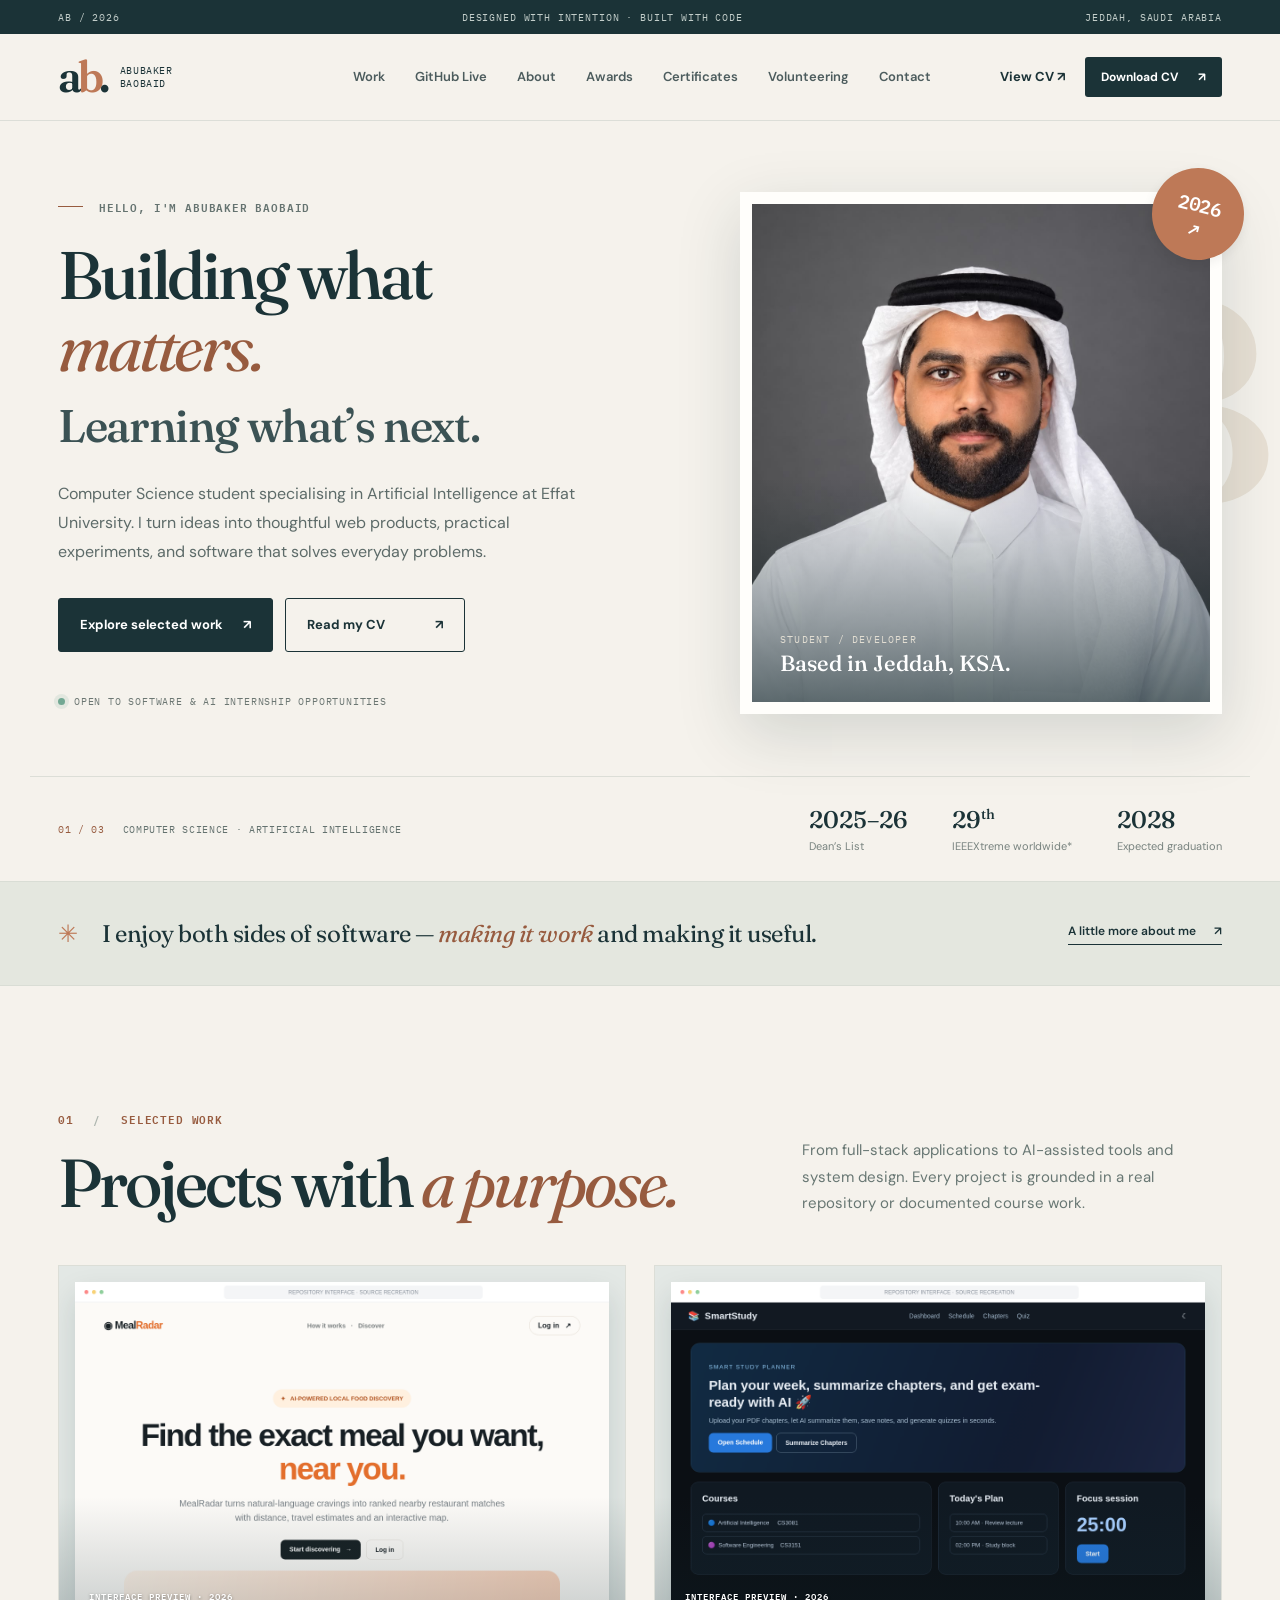
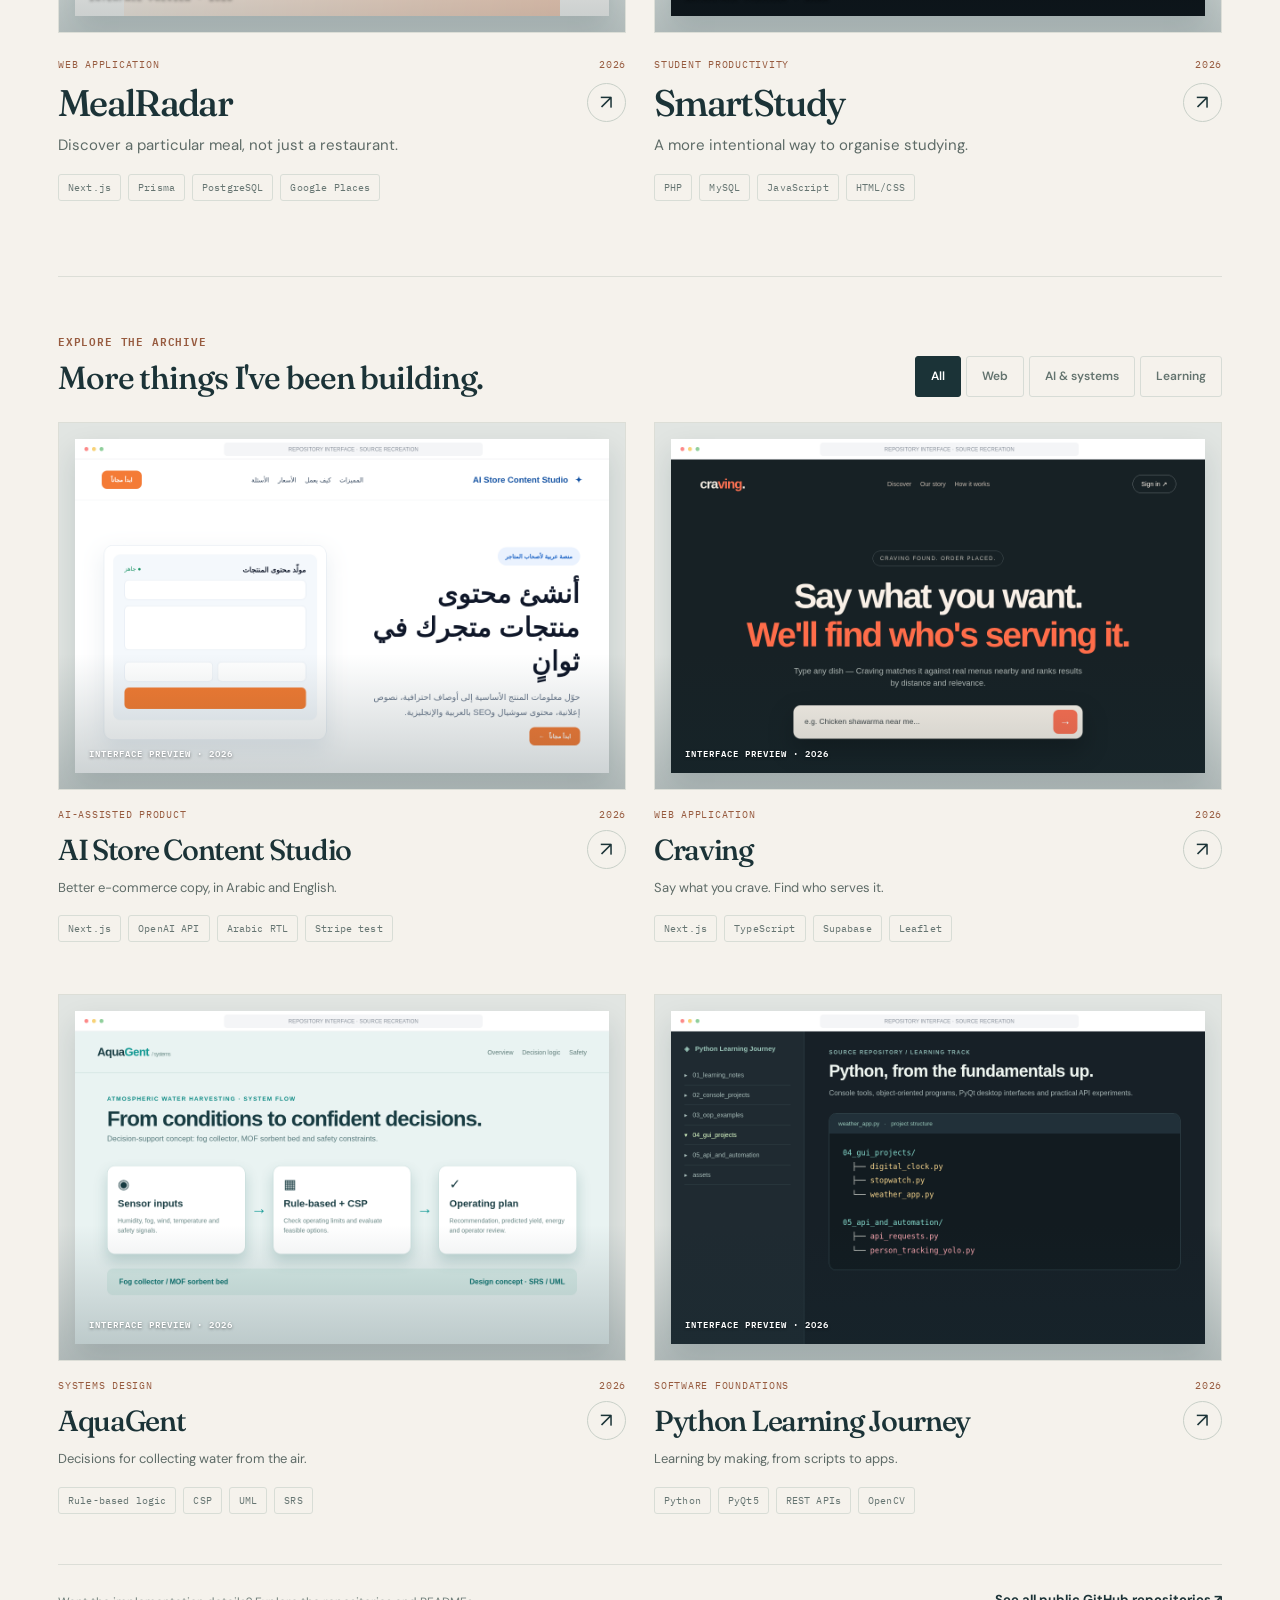
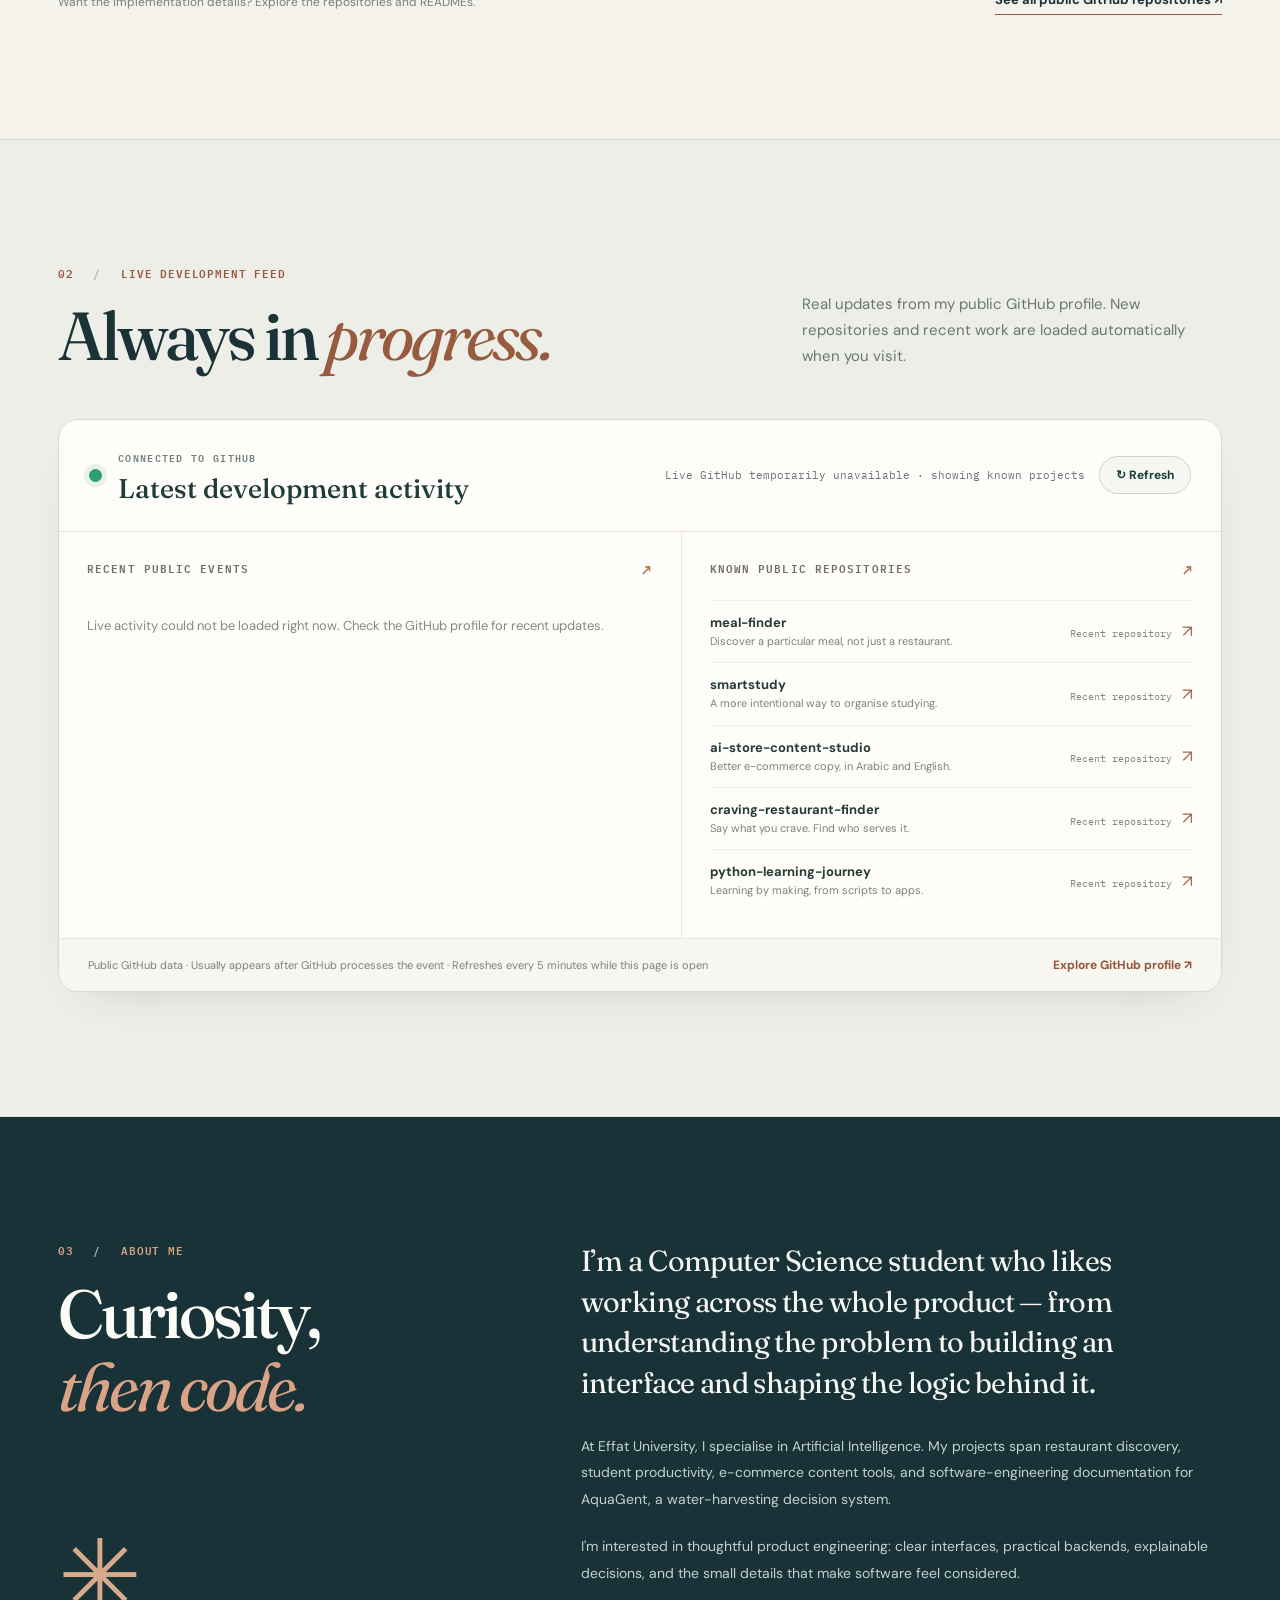
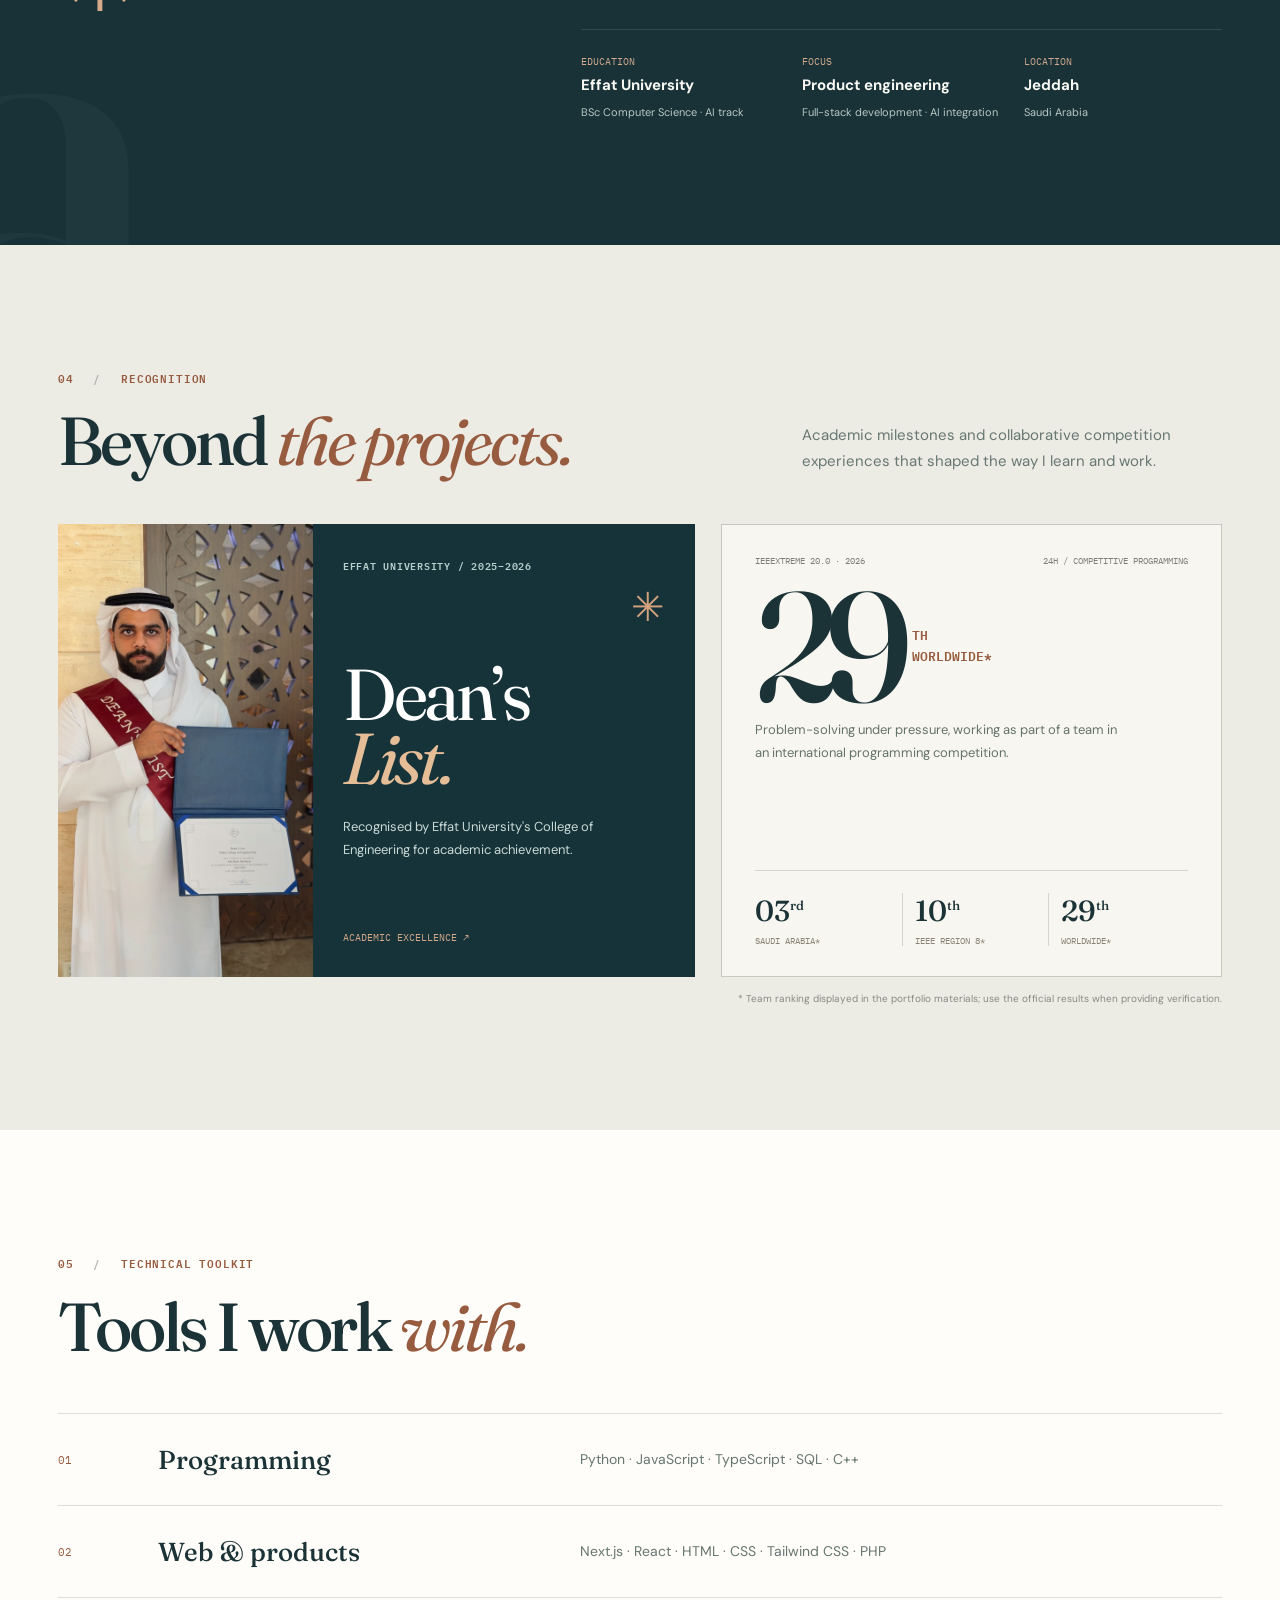
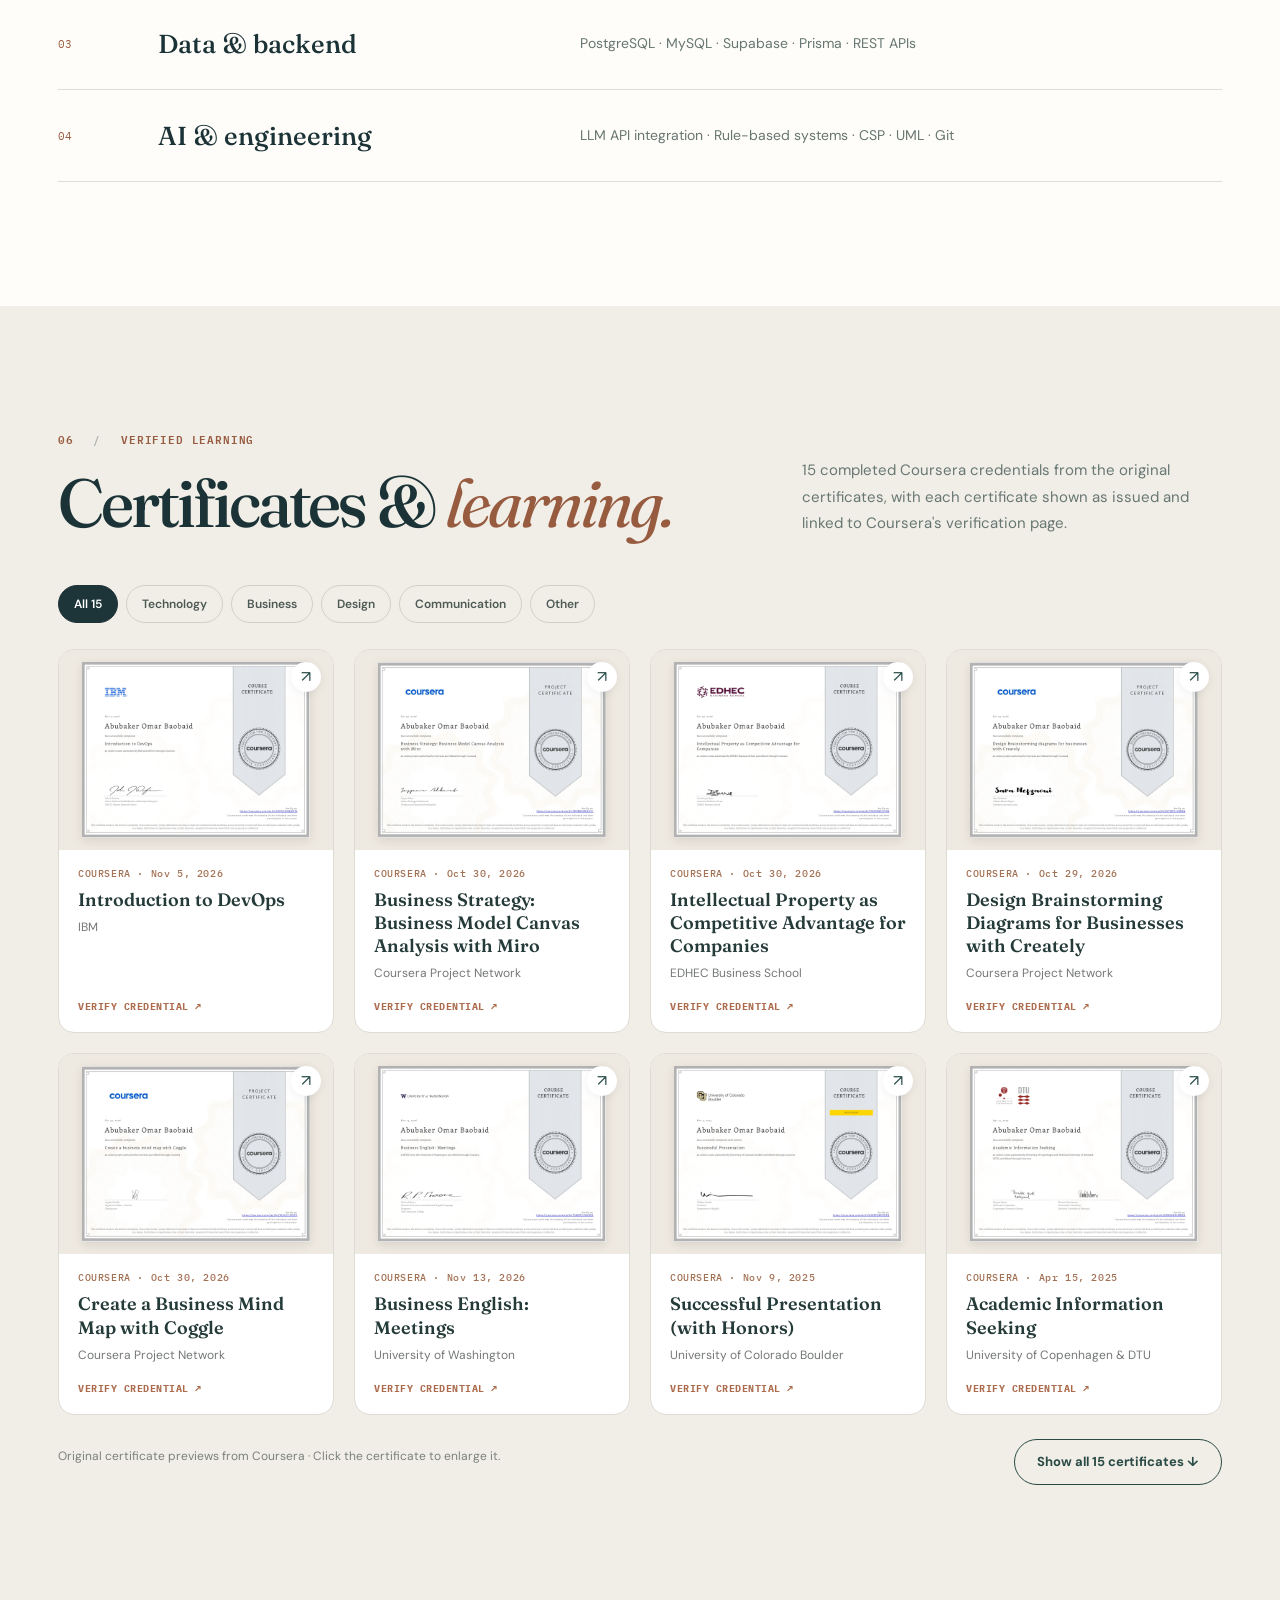
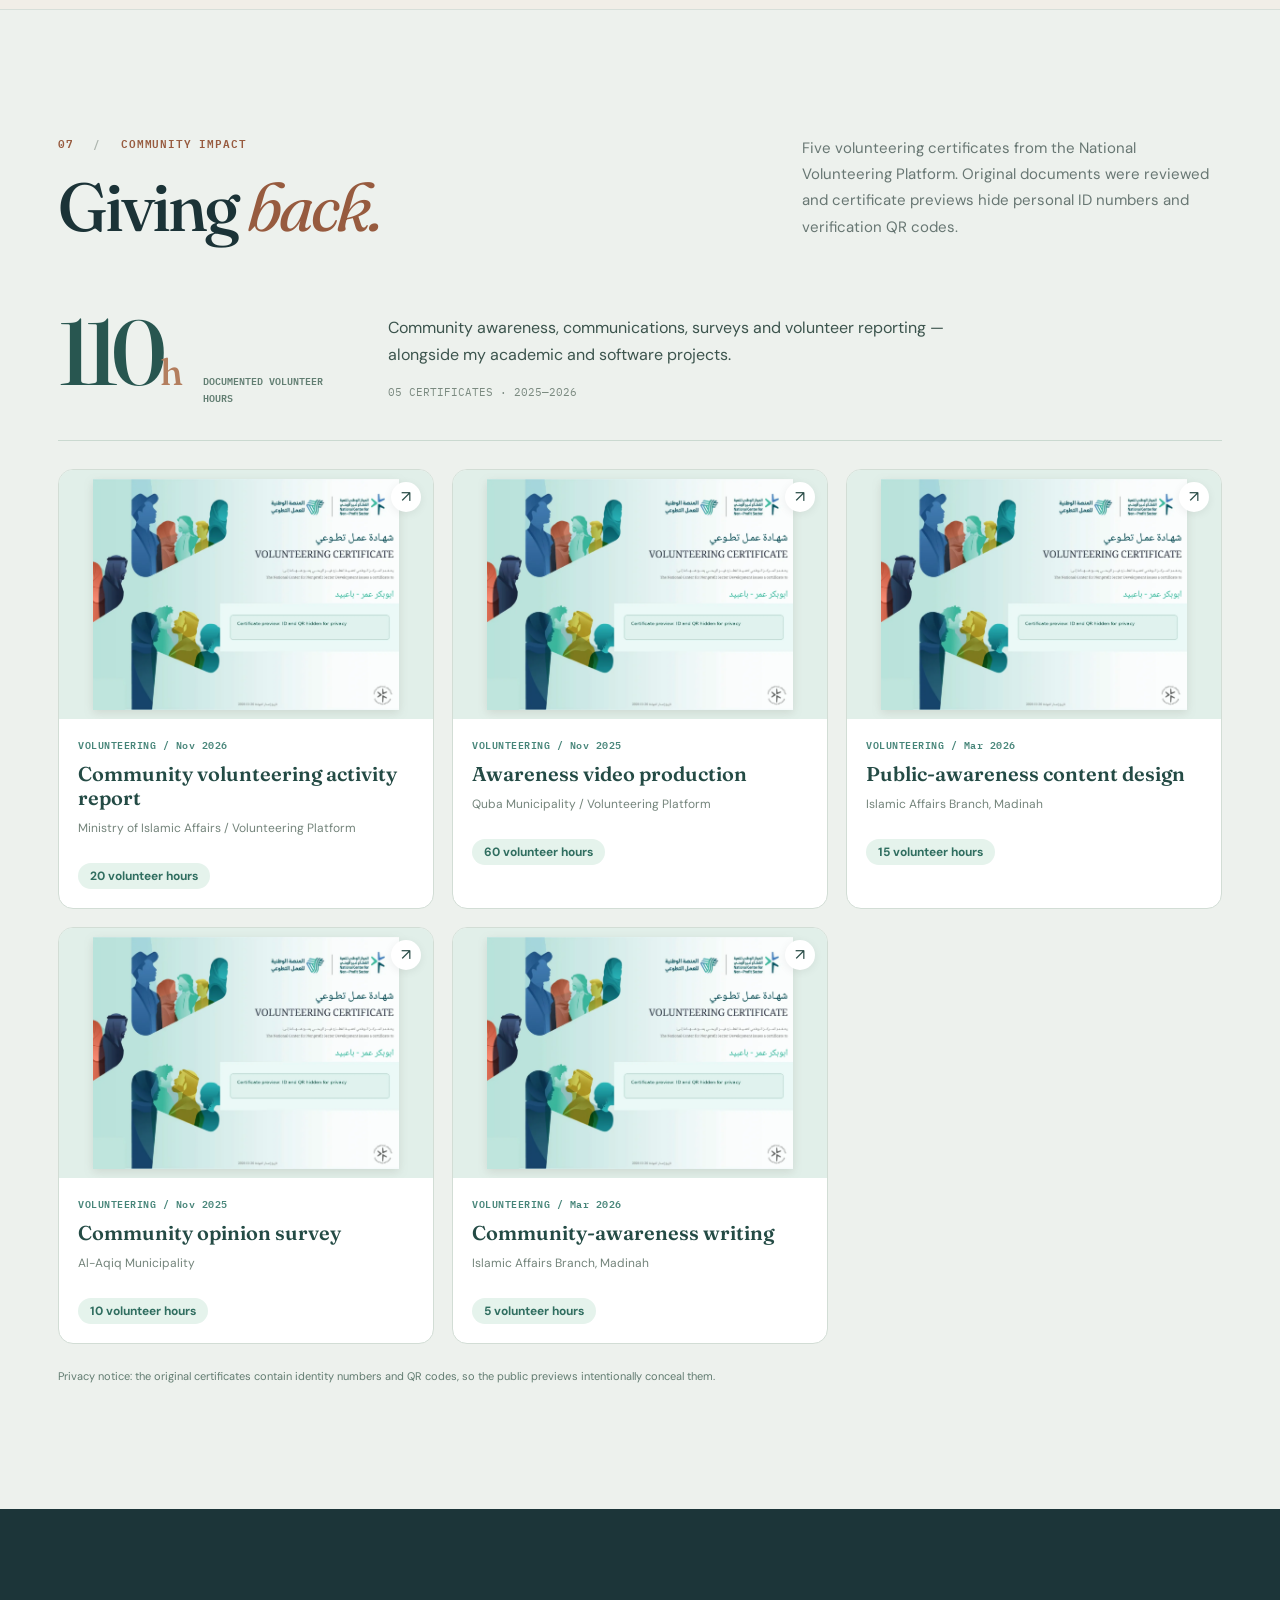
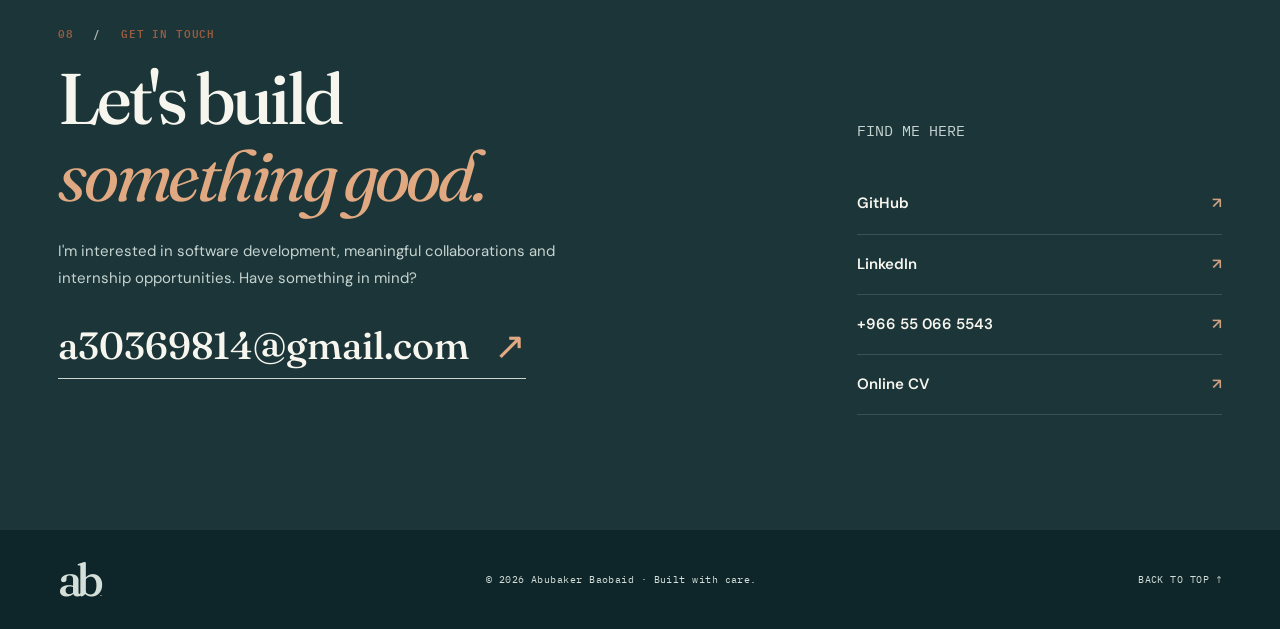
<file: CS3081/Portfolio/index.html>
<!doctype html>
<html lang="en">
<head>
 <meta charset="utf-8"><meta name="viewport" content="width=device-width,initial-scale=1">
 <meta name="theme-color" content="#f5f2ec"><meta name="description" content="Abubaker Baobaid — Computer Science and Artificial Intelligence student. Full-stack products, software engineering, projects and selected coursework.">
 <title>Abubaker Baobaid · Software & AI Portfolio</title>
 <link rel="icon" href="assets/favicon.svg" type="image/svg+xml">
 <link rel="preconnect" href="https://fonts.googleapis.com"><link rel="preconnect" href="https://fonts.gstatic.com" crossorigin>
 <link href="https://fonts.googleapis.com/css2?family=DM+Sans:wght@400;500;600;700&family=Fraunces:opsz,wght,SOFT,WONK@9..144,400,20,0;9..144,500,20,0;9..144,600,20,0&family=IBM+Plex+Mono:wght@400;500;600&display=swap" rel="stylesheet">
 <link rel="stylesheet" href="assets/css/style.css">
</head>
<body class="home-page">
<a class="skip-link" href="#main">Skip to main content</a>
<div class="topline"><div class="container top-line-inner"><span>AB / 2026</span><span>DESIGNED WITH INTENTION · BUILT WITH CODE</span><span>JEDDAH, SAUDI ARABIA</span></div></div>
<header class="site-header" id="top"><div class="container header-grid">
<a class="brand" href="index.html" aria-label="Abubaker Baobaid, home"><span class="brand-mark">a<span>b</span>.</span><span class="brand-caption">ABUBAKER<br>BAOBAID</span></a>
<button class="mobile-menu" id="menu-toggle" type="button" aria-expanded="false" aria-controls="primary-nav">Menu <span aria-hidden="true">☰</span></button>
<nav class="main-nav" id="primary-nav" aria-label="Main navigation"><a href="#work">Work</a><a href="#github-activity">GitHub Live</a><a href="#about">About</a><a href="#recognition">Awards</a><a href="#learning">Certificates</a><a href="#volunteering">Volunteering</a><a href="#contact">Contact</a></nav>
<div class="header-actions"><a class="text-link" href="cv.html">View CV <span aria-hidden="true">↗</span></a><a class="nav-pill" href="assets/Abubaker_Baobaid_CV.pdf" download>Download CV <span aria-hidden="true">↗</span></a></div>
</div></header>
<main id="main">
<section class="hero" id="home"><div class="container hero-layout">
<div class="hero-copy reveal"><p class="eyebrow"><span class="rule"></span> HELLO, I'M ABUBAKER BAOBAID</p><h1>Building what <em>matters.</em><br><span>Learning what’s next.</span></h1><p class="hero-description">Computer Science student specialising in Artificial Intelligence at Effat University. I turn ideas into thoughtful web products, practical experiments, and software that solves everyday problems.</p><div class="hero-buttons"><a class="button dark" href="#work">Explore selected work <span aria-hidden="true">↗</span></a><a class="button light" href="cv.html">Read my CV <span aria-hidden="true">↗</span></a></div><p class="availability"><span></span> OPEN TO SOFTWARE & AI INTERNSHIP OPPORTUNITIES</p></div>
<div class="hero-art reveal"><div class="hero-outline">AB</div><div class="hero-photo"><img src="assets/photos/abubaker-portrait.webp" alt="Abubaker holding his Effat University Dean’s List recognition" fetchpriority="high"><div class="photo-label"><span>STUDENT / DEVELOPER</span><strong>Based in Jeddah, KSA.</strong></div></div><div class="photo-stamp">2026 <span>↗</span></div></div>
</div><div class="container hero-bottom"><div class="hero-micro"><span class="number">01 / 03</span><span>COMPUTER SCIENCE · ARTIFICIAL INTELLIGENCE</span></div><div class="hero-credentials"><div><strong>2025–26</strong><span>Dean’s List</span></div><div><strong>29<span>th</span></strong><span>IEEEXtreme worldwide*</span></div><div><strong>2028</strong><span>Expected graduation</span></div></div></div></section>
<section class="intro-strip"><div class="container intro-strip-inner"><p><span class="dot-orange">✳</span> I enjoy both sides of software — <em>making it work</em> and making it useful.</p><a href="#about">A little more about me <span>↗</span></a></div></section>
<section class="section work-section" id="work"><div class="container"><div class="section-head reveal"><div><p class="section-num">01 <span>/</span> SELECTED WORK</p><h2>Projects with <em>a purpose.</em></h2></div><p>From full-stack applications to AI-assisted tools and system design. Every project is grounded in a real repository or documented course work.</p></div>
<div class="featured-grid" id="featured-grid"></div>
<div class="work-divider"><div><p class="section-num">EXPLORE THE ARCHIVE</p><h3>More things I've been building.</h3></div><div class="filters" role="group" aria-label="Filter projects"><button data-filter="all" class="filter active" aria-pressed="true">All</button><button data-filter="web" class="filter" aria-pressed="false">Web</button><button data-filter="ai" class="filter" aria-pressed="false">AI & systems</button><button data-filter="learning" class="filter" aria-pressed="false">Learning</button></div></div>
<div class="project-grid" id="project-grid"></div><div class="github-row"><p>Want the implementation details? Explore the repositories and READMEs.</p><a class="underlink" href="https://github.com/a30369814-code" target="_blank" rel="noopener noreferrer">See all public GitHub repositories ↗</a></div></div></section>

<section class="section live-section" id="github-activity"><div class="container">
 <div class="section-head reveal"><div><p class="section-num">02 <span>/</span> LIVE DEVELOPMENT FEED</p><h2>Always in <em>progress.</em></h2></div><p>Real updates from my public GitHub profile. New repositories and recent work are loaded automatically when you visit.</p></div>
 <div class="github-live-shell">
  <div class="github-live-top"><div class="live-head"><span class="live-indicator" aria-hidden="true"></span><div><span class="live-overline">CONNECTED TO GITHUB</span><h3>Latest development activity</h3></div></div><div class="live-actions"><span id="github-sync-status" role="status" aria-live="polite">Checking public GitHub…</span><button id="github-refresh" class="refresh-button" type="button" aria-label="Refresh GitHub updates">↻ Refresh</button></div></div>
  <div class="github-live-grid"><div class="activity-column"><p class="live-col-label">RECENT PUBLIC EVENTS <span>↗</span></p><ol class="activity-feed" id="github-events"><li class="activity-loading">Fetching recent activity…</li></ol></div><div class="repos-column"><p id="github-repos-heading" class="live-col-label">RECENTLY UPDATED REPOSITORIES <span>↗</span></p><div id="github-repos" class="live-repos"><p class="activity-loading">Looking for the latest repositories…</p></div></div></div>
  <div class="github-live-foot"><span>Public GitHub data · Usually appears after GitHub processes the event · Refreshes every 5 minutes while this page is open</span><a href="https://github.com/a30369814-code?tab=overview" target="_blank" rel="noopener noreferrer">Explore GitHub profile ↗</a></div>
 </div>
</div></section>
<section class="section about-section" id="about"><div class="container about-layout"><div class="about-head"><p class="section-num">03 <span>/</span> ABOUT ME</p><h2>Curiosity,<br><em>then code.</em></h2><div class="mini-cross">✳</div></div><div class="about-body"><p class="large">I’m a Computer Science student who likes working across the whole product — from understanding the problem to building an interface and shaping the logic behind it.</p><p>At Effat University, I specialise in Artificial Intelligence. My projects span restaurant discovery, student productivity, e-commerce content tools, and software-engineering documentation for AquaGent, a water-harvesting decision system.</p><p>I'm interested in thoughtful product engineering: clear interfaces, practical backends, explainable decisions, and the small details that make software feel considered.</p><div class="about-facts"><div><small>EDUCATION</small><strong>Effat University</strong><span>BSc Computer Science · AI track</span></div><div><small>FOCUS</small><strong>Product engineering</strong><span>Full-stack development · AI integration</span></div><div><small>LOCATION</small><strong>Jeddah</strong><span>Saudi Arabia</span></div></div></div></div></section>
<section class="section recognition-section" id="recognition"><div class="container"><div class="section-head reveal"><div><p class="section-num">04 <span>/</span> RECOGNITION</p><h2>Beyond <em>the projects.</em></h2></div><p>Academic milestones and collaborative competition experiences that shaped the way I learn and work.</p></div><div class="recognition-grid"><article class="recognition-deans"><div class="recognition-deans-photo"><img src="assets/photos/deans-list-photo.webp" alt="Abubaker holding his Dean’s List certificate" loading="lazy"></div><div class="recognition-deans-info"><p class="kicker-white">EFFAT UNIVERSITY / 2025–2026</p><div class="starburst">✳</div><h3>Dean’s<br><em>List.</em></h3><p>Recognised by Effat University's College of Engineering for academic achievement.</p><small>ACADEMIC EXCELLENCE ↗</small></div></article><article class="recognition-ieee"><div class="recognition-ieee-top"><span>IEEEXTREME 20.0 · 2026</span><span>24H / COMPETITIVE PROGRAMMING</span></div><div class="rank-big"><span>29</span><small>TH<br>WORLDWIDE*</small></div><p>Problem-solving under pressure, working as part of a team in an international programming competition.</p><div class="rank-small"><div><b>03<sup>rd</sup></b><span>SAUDI ARABIA*</span></div><div><b>10<sup>th</sup></b><span>IEEE REGION 8*</span></div><div><b>29<sup>th</sup></b><span>WORLDWIDE*</span></div></div></article></div><p class="rank-note">* Team ranking displayed in the portfolio materials; use the official results when providing verification.</p></div></section>
<section class="section skill-section" id="skills"><div class="container"><div class="section-head slim"><div><p class="section-num">05 <span>/</span> TECHNICAL TOOLKIT</p><h2>Tools I work <em>with.</em></h2></div></div><div class="skills-table"><div><span class="skill-no">01</span><h3>Programming</h3><p>Python · JavaScript · TypeScript · SQL · C++</p></div><div><span class="skill-no">02</span><h3>Web & products</h3><p>Next.js · React · HTML · CSS · Tailwind CSS · PHP</p></div><div><span class="skill-no">03</span><h3>Data & backend</h3><p>PostgreSQL · MySQL · Supabase · Prisma · REST APIs</p></div><div><span class="skill-no">04</span><h3>AI & engineering</h3><p>LLM API integration · Rule-based systems · CSP · UML · Git</p></div></div></div></section>
<section class="section learning-section" id="learning"><div class="container">
 <div class="section-head reveal"><div><p class="section-num">06 <span>/</span> VERIFIED LEARNING</p><h2>Certificates &amp; <em>learning.</em></h2></div><p>15 completed Coursera credentials from the original certificates, with each certificate shown as issued and linked to Coursera's verification page.</p></div>
 <div class="credential-toolbar"><div class="credential-filters" role="group" aria-label="Filter Coursera certificates"><button class="credential-filter active" data-credential-filter="all" aria-pressed="true">All 15</button><button class="credential-filter" data-credential-filter="Technical" aria-pressed="false">Technology</button><button class="credential-filter" data-credential-filter="Business" aria-pressed="false">Business</button><button class="credential-filter" data-credential-filter="Design" aria-pressed="false">Design</button><button class="credential-filter" data-credential-filter="Communication" aria-pressed="false">Communication</button><button class="credential-filter" data-credential-filter="other" aria-pressed="false">Other</button></div></div>
 <div class="courses-grid" id="courses-grid" aria-live="polite"></div>
 <div class="credential-bottom"><p>Original certificate previews from Coursera · Click the certificate to enlarge it.</p><button class="show-more-btn" id="show-all-credentials" type="button" aria-expanded="false">Show all 15 certificates <span aria-hidden="true">↓</span></button></div>
</div></section>
<section class="section volunteering-section" id="volunteering"><div class="container">
 <div class="section-head reveal"><div><p class="section-num">07 <span>/</span> COMMUNITY IMPACT</p><h2>Giving <em>back.</em></h2></div><p>Five volunteering certificates from the National Volunteering Platform. Original documents were reviewed and certificate previews hide personal ID numbers and verification QR codes.</p></div>
 <div class="volunteering-summary"><div class="volunteer-big-number"><strong>110<span>h</span></strong><span>DOCUMENTED VOLUNTEER HOURS</span></div><div><p>Community awareness, communications, surveys and volunteer reporting — alongside my academic and software projects.</p><span>05 CERTIFICATES · 2025—2026</span></div></div>
 <div class="volunteer-grid" id="volunteer-grid"></div>
 <p class="volunteer-privacy-note">Privacy notice: the original certificates contain identity numbers and QR codes, so the public previews intentionally conceal them.</p>
</div></section>
<section class="contact-section" id="contact"><div class="container contact-layout"><div><p class="section-num">08 <span>/</span> GET IN TOUCH</p><h2>Let's build<br><em>something good.</em></h2><p>I'm interested in software development, meaningful collaborations and internship opportunities. Have something in mind?</p><a class="contact-big" href="mailto:a30369814@gmail.com">a30369814@gmail.com <span>↗</span></a></div><div class="contact-side"><p>FIND ME HERE</p><a href="https://github.com/a30369814-code" target="_blank" rel="noopener noreferrer">GitHub <span>↗</span></a><a href="https://www.linkedin.com/in/abubaker-baobaid-1a1334424/" target="_blank" rel="noopener noreferrer">LinkedIn <span>↗</span></a><a href="tel:+966550665543">+966 55 066 5543 <span>↗</span></a><a href="cv.html">Online CV <span>↗</span></a></div></div></section>
</main><footer class="site-footer"><div class="container"><div class="footer-brand">ab<span>.</span></div><span>© <span id="year">2026</span> Abubaker Baobaid · Built with care.</span><a href="#top">BACK TO TOP ↑</a></div></footer>
<dialog id="certificate-modal" class="certificate-modal" aria-label="Certificate preview"><button type="button" class="modal-close" aria-label="Close certificate">✕</button><figure><img id="modal-certificate-image" alt="Certificate enlarged preview"><figcaption id="modal-certificate-caption"></figcaption></figure></dialog>
<script src="assets/js/data.js"></script><script src="assets/js/credentials.js"></script><script src="assets/js/main.js"></script><script src="assets/js/github-live.js"></script>
</body></html>
</file>
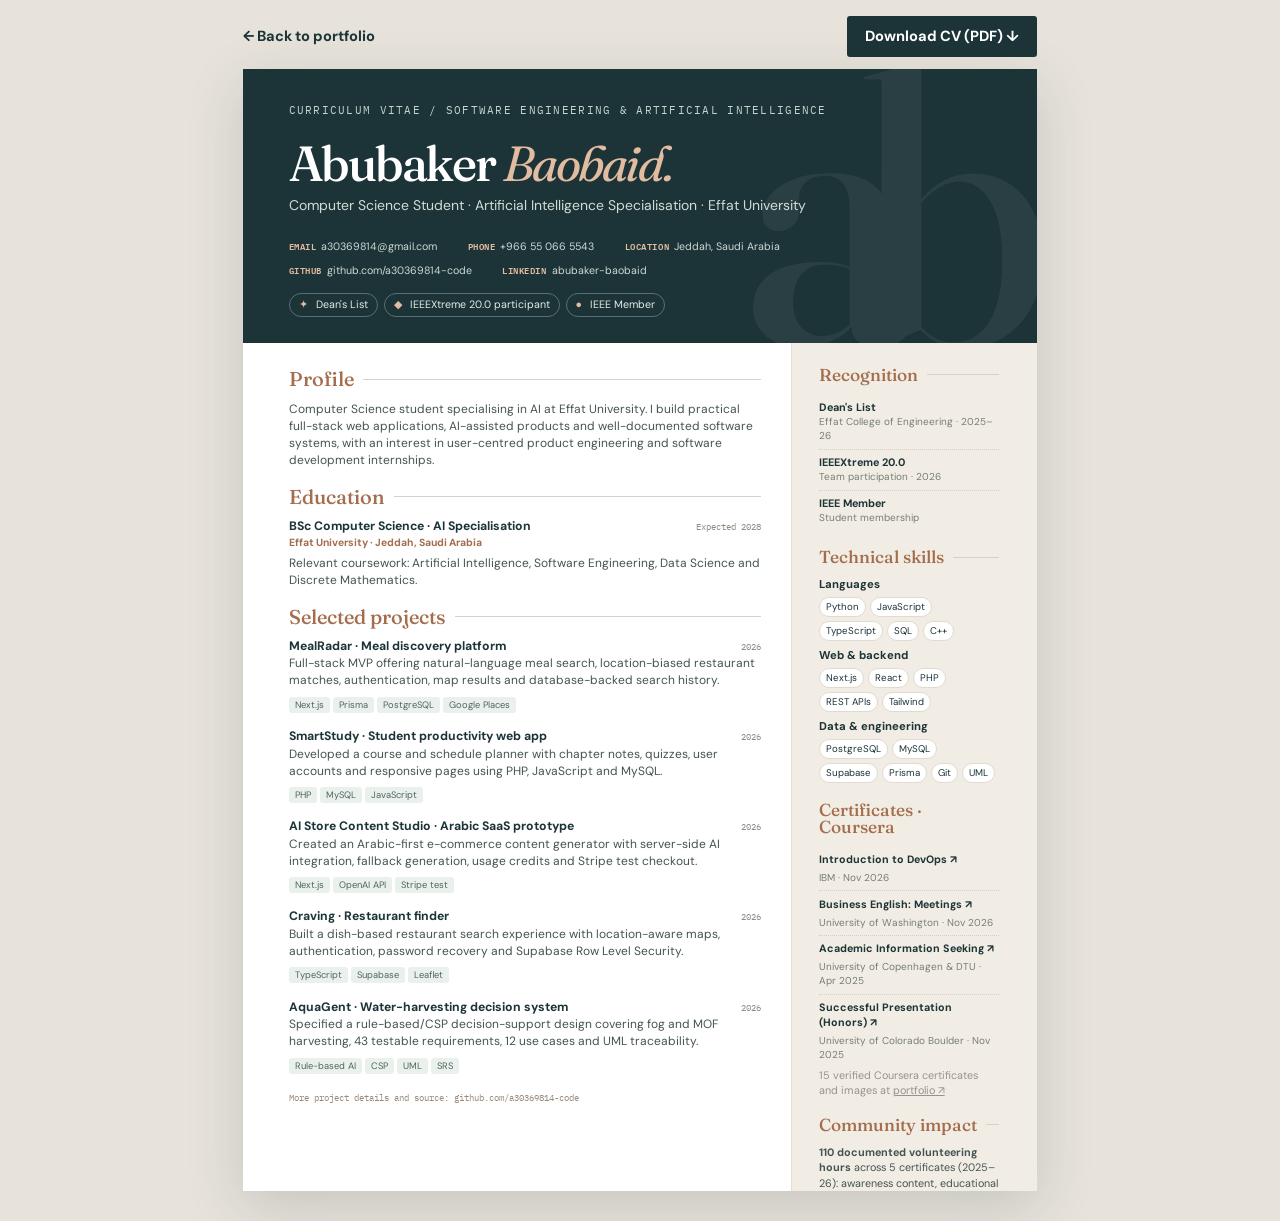
<file: CS3081/Portfolio/cv.html>
<!doctype html>
<html lang="en"><head><meta charset="utf-8"><meta name="viewport" content="width=device-width,initial-scale=1"><title>Abubaker Baobaid · Curriculum Vitae</title><meta name="description" content="CV of Abubaker Baobaid, Computer Science and AI student at Effat University."><link rel="icon" href="assets/favicon.svg"><link rel="preconnect" href="https://fonts.googleapis.com"><link rel="preconnect" href="https://fonts.gstatic.com" crossorigin><link href="https://fonts.googleapis.com/css2?family=DM+Sans:wght@400;500;600;700&family=Fraunces:opsz,wght@9..144,400;9..144,500;9..144,600&family=IBM+Plex+Mono:wght@400;600&display=swap" rel="stylesheet">
<style>
:root{--ink:#1c3438;--accent:#b47a58;--tan:#e2bca0;--cream:#faf7f1;--side:#f2ede4;--line:#d5d2ca;--body:#445452;--serif:'Fraunces',Georgia,serif;--sans:'DM Sans',Arial,sans-serif;--mono:'IBM Plex Mono',monospace}
*{box-sizing:border-box}html,body{padding:0;margin:0}body{background:#e7e3db;color:var(--ink);font:9pt/1.42 var(--sans);-webkit-print-color-adjust:exact;print-color-adjust:exact}a{color:inherit;text-decoration:none}.toolbar{display:flex;align-items:center;justify-content:space-between;width:210mm;margin:16px auto 12px;font-size:11pt}.toolbar>a:first-child{font-weight:700}.toolbar .action{color:white;background:var(--ink);padding:10px 18px;border-radius:3px;font-weight:700}.sheet{width:210mm;height:297mm;margin:0 auto 30px;background:white;box-shadow:0 16px 54px #2433312a;overflow:hidden;display:flex;flex-direction:column}.mast{background:var(--ink);color:white;position:relative;padding:9mm 12mm 7mm;flex:none;overflow:hidden}.mast:after{content:'ab';position:absolute;right:9mm;top:-26mm;font:500 101mm var(--serif);opacity:.055;letter-spacing:-.13em}.overline{font:8pt var(--mono);letter-spacing:.12em;color:#c5d5ce;margin:0 0 6mm}.mast h1{font:500 37pt/.99 var(--serif);letter-spacing:-.045em;margin:0}.mast h1 em{font-weight:400;font-style:italic;color:var(--tan)}.role{margin:2mm 0 6mm;color:#d3dbd5;font-size:10.5pt}.contact{display:flex;flex-wrap:wrap;gap:2mm 8mm;color:#ccd9d3;position:relative;z-index:2;font-size:8pt}.contact span b{font:600 7pt var(--mono);letter-spacing:.06em;color:var(--tan);margin-right:5px}.badge-list{display:flex;flex-wrap:wrap;gap:6px;margin-top:4mm;position:relative;z-index:1}.badge-list span{font-size:8pt;border:1px solid #587075;padding:3px 9px;border-radius:30px;color:#e4ece8}.badge-list i{font-style:normal;color:var(--tan);padding-right:5px}.body{display:grid;grid-template-columns:minmax(0,1fr) 65mm;flex:1;min-height:0}.main{padding:7mm 8mm 6mm 12mm}.aside{padding:6mm 10mm 5mm 7mm;background:var(--side);border-left:1px solid #e4ded4}.section{margin-bottom:4.7mm}.section h2{display:flex;align-items:center;gap:9px;font:500 15pt/1 var(--serif);color:#a46d4d;margin:0 0 3mm}.section h2:after{content:'';flex:1;border-top:1px solid var(--line)}p{margin:0 0 2mm;color:var(--body)}.item{margin-bottom:4mm}.item-title{display:flex;justify-content:space-between;gap:8px;align-items:baseline}.item-title b{font-size:9.2pt}.item-title small{color:#908a81;font:7.1pt var(--mono);white-space:nowrap}.sub{font-size:7.8pt;color:#a46d4d;margin:1px 0 1mm;font-weight:700}.item ul{margin:0;padding-left:14px;color:var(--body)}.item li{margin:0 0 1px}.tags{display:flex;flex-wrap:wrap;gap:3px;margin-top:2mm}.tags span{font:7pt var(--sans);color:#506561;background:#eaf0eb;border-radius:3px;padding:2px 6px}.aside .section h2{font-size:13pt}.aside p,.aside li{font-size:8.1pt;line-height:1.42}.aside ul{list-style:none;padding:0;margin:0}.aside li{padding:1.4mm 0;border-bottom:1px dotted #d3cfc6}.aside li:last-child{border:0}.aside .thin{color:#777d77;font-size:7.5pt;display:block}.aside h3{font-size:8.5pt;margin:1.9mm 0 1.1mm}.chips{display:flex;flex-wrap:wrap;gap:4px}.chips span{background:#fff;border:1px solid #e0dad1;padding:2px 6px;font-size:7.3pt;border-radius:30px}.course-list li{font-size:8pt}.course-list .thin{margin-top:1mm}.note{color:#96938b;font-size:7.2pt;line-height:1.4}.endmark{margin-top:4mm;font:7pt var(--mono);color:#9a8a7a}
@media print{html,body{background:white}.toolbar{display:none}.sheet{margin:0;box-shadow:none}@page{size:A4;margin:0}}
@media screen and (max-width:850px){.toolbar{width:auto;margin:14px;gap:10px}.sheet{width:auto;height:auto;min-height:297mm;margin:0 12px 20px}.body{grid-template-columns:1fr}.mast{padding:28px}.main,.aside{padding:25px}.mast h1{font-size:34pt}.contact{gap:6px 14px}.aside{border-left:0;border-top:1px solid #e4ded4}}
@media print {.aside{padding-top:4mm;padding-bottom:3mm}.aside .section{margin-bottom:2.5mm}.aside .section h2{font-size:11.5pt;margin-bottom:1.5mm}.aside li{padding:.7mm 0}.aside p,.aside li{line-height:1.27}.aside h3{margin:1mm 0 .6mm}.chips{gap:2px}.chips span{font-size:7pt;padding:1px 5px}.course-list li{font-size:7.65pt}.note{font-size:7pt}.main .section{margin-bottom:4mm}}
</style></head><body>
<div class="toolbar"><a href="index.html">← Back to portfolio</a><a class="action" href="assets/Abubaker_Baobaid_CV.pdf" download>Download CV (PDF) ↓</a></div>
<main class="sheet" aria-label="Curriculum vitae">
<header class="mast"><p class="overline">CURRICULUM VITAE / SOFTWARE ENGINEERING & ARTIFICIAL INTELLIGENCE</p><h1>Abubaker <em>Baobaid.</em></h1><p class="role">Computer Science Student · Artificial Intelligence Specialisation · Effat University</p><div class="contact"><span><b>EMAIL</b><a href="mailto:a30369814@gmail.com">a30369814@gmail.com</a></span><span><b>PHONE</b><a href="tel:+966550665543">+966 55 066 5543</a></span><span><b>LOCATION</b>Jeddah, Saudi Arabia</span><span><b>GITHUB</b><a href="https://github.com/a30369814-code">github.com/a30369814-code</a></span><span><b>LINKEDIN</b><a href="https://www.linkedin.com/in/abubaker-baobaid-1a1334424/">abubaker-baobaid</a></span></div><div class="badge-list"><span><i>✦</i> Dean's List</span><span><i>◆</i> IEEEXtreme 20.0 participant</span><span><i>●</i> IEEE Member</span></div></header>
<div class="body"><div class="main">
<section class="section"><h2>Profile</h2><p>Computer Science student specialising in AI at Effat University. I build practical full-stack web applications, AI-assisted products and well-documented software systems, with an interest in user-centred product engineering and software development internships.</p></section>
<section class="section"><h2>Education</h2><div class="item"><div class="item-title"><b>BSc Computer Science · AI Specialisation</b><small>Expected 2028</small></div><p class="sub">Effat University · Jeddah, Saudi Arabia</p><p>Relevant coursework: Artificial Intelligence, Software Engineering, Data Science and Discrete Mathematics.</p></div></section>
<section class="section"><h2>Selected projects</h2>
<div class="item"><div class="item-title"><b>MealRadar · Meal discovery platform</b><small>2026</small></div><p>Full-stack MVP offering natural-language meal search, location-biased restaurant matches, authentication, map results and database-backed search history.</p><div class="tags"><span>Next.js</span><span>Prisma</span><span>PostgreSQL</span><span>Google Places</span></div></div>
<div class="item"><div class="item-title"><b>SmartStudy · Student productivity web app</b><small>2026</small></div><p>Developed a course and schedule planner with chapter notes, quizzes, user accounts and responsive pages using PHP, JavaScript and MySQL.</p><div class="tags"><span>PHP</span><span>MySQL</span><span>JavaScript</span></div></div>
<div class="item"><div class="item-title"><b>AI Store Content Studio · Arabic SaaS prototype</b><small>2026</small></div><p>Created an Arabic-first e-commerce content generator with server-side AI integration, fallback generation, usage credits and Stripe test checkout.</p><div class="tags"><span>Next.js</span><span>OpenAI API</span><span>Stripe test</span></div></div>
<div class="item"><div class="item-title"><b>Craving · Restaurant finder</b><small>2026</small></div><p>Built a dish-based restaurant search experience with location-aware maps, authentication, password recovery and Supabase Row Level Security.</p><div class="tags"><span>TypeScript</span><span>Supabase</span><span>Leaflet</span></div></div>
<div class="item"><div class="item-title"><b>AquaGent · Water-harvesting decision system</b><small>2026</small></div><p>Specified a rule-based/CSP decision-support design covering fog and MOF harvesting, 43 testable requirements, 12 use cases and UML traceability.</p><div class="tags"><span>Rule-based AI</span><span>CSP</span><span>UML</span><span>SRS</span></div></div>
</section><p class="endmark">More project details and source: github.com/a30369814-code</p>
</div><aside class="aside">
<section class="section"><h2>Recognition</h2><ul><li><b>Dean's List</b><span class="thin">Effat College of Engineering · 2025–26</span></li><li><b>IEEEXtreme 20.0</b><span class="thin">Team participation · 2026</span></li><li><b>IEEE Member</b><span class="thin">Student membership</span></li></ul></section>
<section class="section"><h2>Technical skills</h2><h3>Languages</h3><div class="chips"><span>Python</span><span>JavaScript</span><span>TypeScript</span><span>SQL</span><span>C++</span></div><h3>Web & backend</h3><div class="chips"><span>Next.js</span><span>React</span><span>PHP</span><span>REST APIs</span><span>Tailwind</span></div><h3>Data & engineering</h3><div class="chips"><span>PostgreSQL</span><span>MySQL</span><span>Supabase</span><span>Prisma</span><span>Git</span><span>UML</span></div></section>
<section class="section"><h2>Certificates · Coursera</h2><ul class="course-list"><li><b><a href="https://coursera.org/verify/2VDUC6GNWZTA" target="_blank" rel="noopener noreferrer">Introduction to DevOps ↗</a></b><span class="thin">IBM · Nov 2026</span></li><li><b><a href="https://coursera.org/verify/T4MOTUC65DFR" target="_blank" rel="noopener noreferrer">Business English: Meetings ↗</a></b><span class="thin">University of Washington · Nov 2026</span></li><li><b><a href="https://coursera.org/verify/2OMK6B3XWB3G" target="_blank" rel="noopener noreferrer">Academic Information Seeking ↗</a></b><span class="thin">University of Copenhagen &amp; DTU · Apr 2025</span></li><li><b><a href="https://coursera.org/verify/KIQRCR8CDCZQ" target="_blank" rel="noopener noreferrer">Successful Presentation (Honors) ↗</a></b><span class="thin">University of Colorado Boulder · Nov 2025</span></li></ul><p class="note">15 verified Coursera certificates and images at <a href="index.html#learning" style="text-decoration:underline">portfolio ↗</a></p></section>
<section class="section"><h2>Community impact</h2><p><b>110 documented volunteering hours</b> across 5 certificates (2025–26): awareness content, educational videos, community surveys and volunteer reporting.</p><p class="note">Certificate previews: <a href="index.html#volunteering" style="text-decoration:underline">See volunteering gallery ↗</a></p></section>
<section class="section"><h2>Languages</h2><p>Arabic · Native<br>English · Intermediate</p></section>
</aside></div></main>
</body></html>
</file>
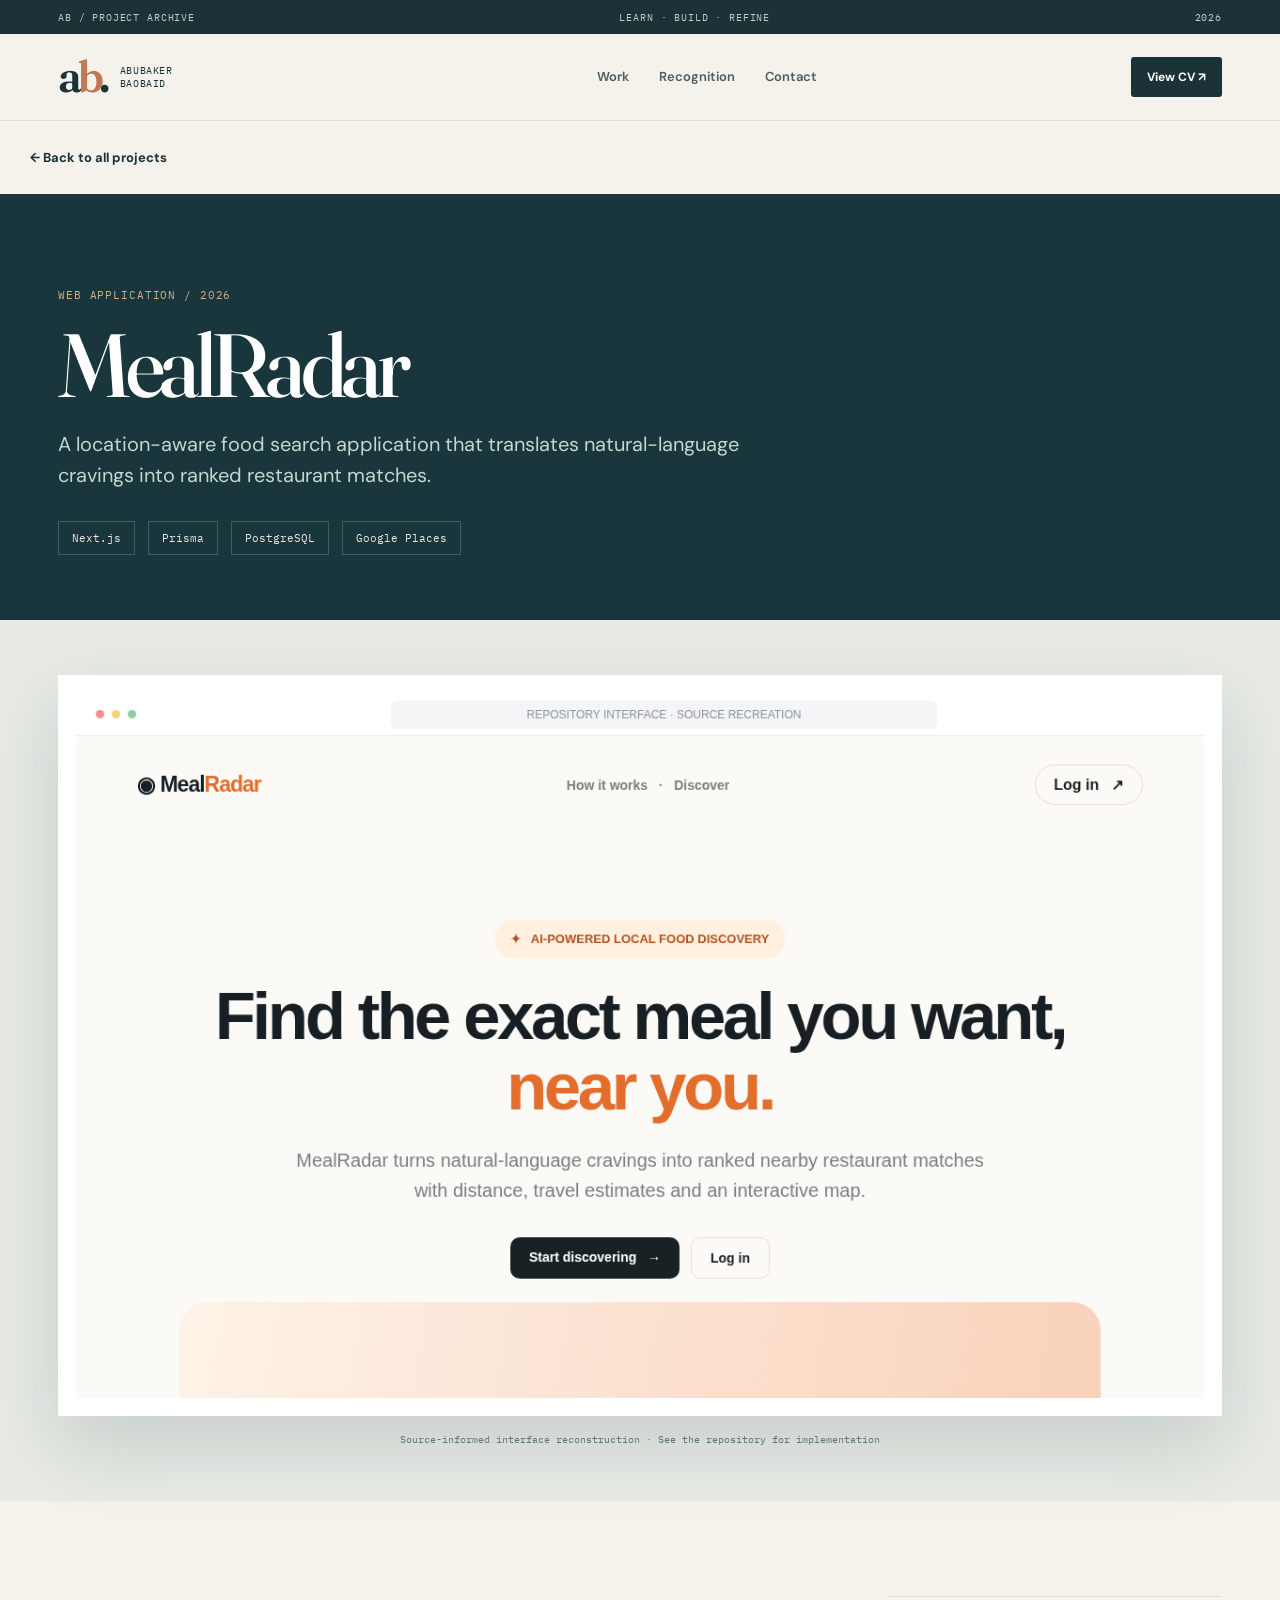
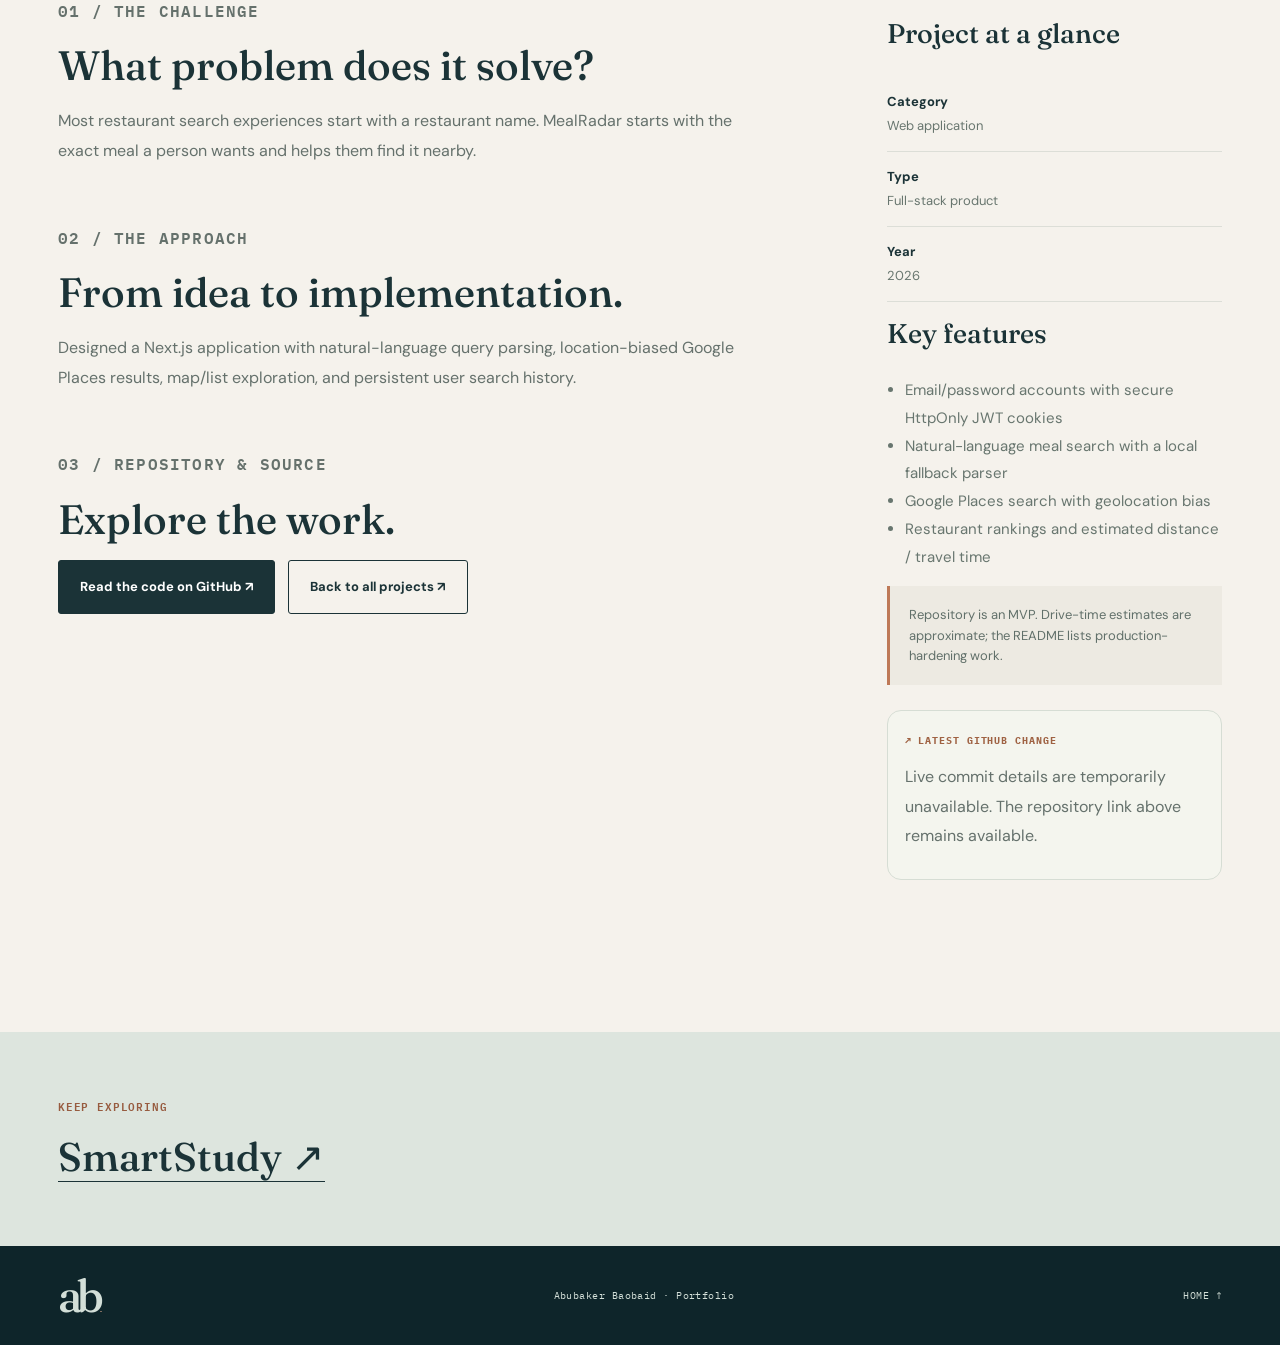
<file: CS3081/Portfolio/project.html>
<!doctype html><html lang="en"><head><meta charset="utf-8"><meta name="viewport" content="width=device-width,initial-scale=1"><meta name="theme-color" content="#f5f2ec"><title>Project Case Study · Abubaker Baobaid</title><link rel="icon" href="assets/favicon.svg"><link rel="preconnect" href="https://fonts.googleapis.com"><link rel="preconnect" href="https://fonts.gstatic.com" crossorigin><link href="https://fonts.googleapis.com/css2?family=DM+Sans:wght@400;500;600;700&family=Fraunces:opsz,wght,SOFT,WONK@9..144,400,20,0;9..144,500,20,0;9..144,600,20,0&family=IBM+Plex+Mono:wght@400;500;600&display=swap" rel="stylesheet"><link rel="stylesheet" href="assets/css/style.css"></head><body><div class="topline"><div class="container top-line-inner"><span>AB / PROJECT ARCHIVE</span><span>LEARN · BUILD · REFINE</span><span>2026</span></div></div><header class="site-header"><div class="container header-grid"><a class="brand" href="index.html"><span class="brand-mark">a<span>b</span>.</span><span class="brand-caption">ABUBAKER<br>BAOBAID</span></a><nav class="main-nav"><a href="index.html#work">Work</a><a href="index.html#recognition">Recognition</a><a href="index.html#contact">Contact</a></nav><div class="header-actions"><a class="nav-pill" href="cv.html">View CV ↗</a></div></div></header><main><div class="container project-nav"><a class="back-link" href="index.html#work">← Back to all projects</a></div><section class="case-hero"><div class="container"><p class="case-label" id="case-label">PROJECT / CASE STUDY</p><h1 id="case-title">Project</h1><p id="case-summary"></p><div id="case-tags" class="case-stats"></div></div></section><section class="case-gallery"><figure class="container"><img id="case-image" src="assets/project-images/mealradar.png" alt="Project interface illustration"><figcaption>Source-informed interface reconstruction · See the repository for implementation</figcaption></figure></section><section class="case-body"><div class="container case-layout"><div><section><p class="section-num">01 / THE CHALLENGE</p><h2>What problem does it solve?</h2><p id="case-problem"></p></section><section><p class="section-num">02 / THE APPROACH</p><h2>From idea to implementation.</h2><p id="case-solution"></p></section><section><p class="section-num">03 / REPOSITORY & SOURCE</p><h2>Explore the work.</h2><div class="case-cta" id="case-link"></div></section></div><aside class="case-side"><h3>Project at a glance</h3><ul id="case-details" class="details-list"></ul><h3>Key features</h3><ul id="case-features"></ul><div class="case-note" id="case-note"></div><section id="case-live" class="case-live-update" aria-live="polite"><span class="case-live-kicker">↗ LATEST GITHUB CHANGE</span><p id="case-live-text">Checking source history…</p><a id="case-live-link" target="_blank" rel="noopener noreferrer" hidden>View latest commit ↗</a></section></aside></div></section><section class="case-next"><div class="container"><p class="section-num">KEEP EXPLORING</p><a id="next-project" href="index.html#work">View the next project ↗</a></div></section></main><footer class="site-footer"><div class="container"><div class="footer-brand">ab<span>.</span></div><span>Abubaker Baobaid · Portfolio</span><a href="index.html">HOME ↑</a></div></footer><script src="assets/js/data.js"></script><script src="assets/js/project.js"></script><script src="assets/js/project-live.js"></script></body></html>
</file>
<file: CS3081/Portfolio/assets/css/style.css>
:root{--cream:#f5f2ec;--paper:#fffdfa;--ink:#1b3337;--ink2:#3b5254;--muted:#737c7a;--line:#dcded7;--soft:#ecefe9;--rust:#be7957;--rust-dark:#975b3f;--teal:#d9e9e4;--serif:'Fraunces',Georgia,serif;--sans:'DM Sans',Arial,sans-serif;--mono:'IBM Plex Mono',monospace;--wrap:1220px;color-scheme:light}
*,*:before,*:after{box-sizing:border-box}html{scroll-behavior:smooth;scroll-padding-top:100px}body{margin:0;background:var(--cream);font-family:var(--sans);color:var(--ink);font-size:15px;line-height:1.55;-webkit-font-smoothing:antialiased}img{max-width:100%;display:block}a{color:inherit;text-decoration:none}button{font:inherit;cursor:pointer}h1,h2,h3,p{margin-top:0}h1,h2,h3{line-height:1.14}h1,h2{font-family:var(--serif);font-weight:500}h1 em,h2 em,h3 em{font-weight:400;color:var(--rust-dark)}.container{max-width:var(--wrap);padding-inline:28px;margin:auto}.skip-link{position:absolute;top:-100px;z-index:99;background:white;color:black;padding:12px}.skip-link:focus{top:0}.topline{background:var(--ink);color:#c3ceca}.top-line-inner{height:34px;display:flex;align-items:center;justify-content:space-between;font:10px var(--mono);letter-spacing:.085em}.site-header{position:sticky;top:0;z-index:50;background:rgba(245,242,236,.94);backdrop-filter:blur(20px);border-bottom:1px solid #dcded8}.header-grid{height:86px;display:grid;grid-template-columns:225px 1fr auto;gap:20px;align-items:center}.brand{display:inline-flex;align-items:center;gap:14px;width:max-content}.brand-mark{font:600 44px/.9 var(--serif);letter-spacing:-.1em}.brand-mark span{color:var(--rust)}.brand-caption{font:10px/1.35 var(--mono);letter-spacing:.06em}.main-nav{display:flex;justify-content:center;gap:30px}.main-nav a{font-size:13px;font-weight:600;color:#4c5c5d;transition:color .2s}.main-nav a:hover{color:var(--rust-dark)}.header-actions{display:flex;align-items:center;gap:20px;white-space:nowrap}.text-link{font-size:13px;font-weight:700}.nav-pill,.button{display:inline-flex;align-items:center;justify-content:space-between;gap:20px;font-weight:700;transition:transform .2s,background .2s,box-shadow .2s}.nav-pill{border-radius:3px;background:var(--ink);color:white;padding:11px 16px;font-size:12px}.nav-pill:hover,.button:hover{transform:translateY(-3px);box-shadow:0 10px 22px #1c323320}.mobile-menu{display:none;background:none;border:0;font-weight:700;color:var(--ink)}
.hero{position:relative;overflow:hidden;background:var(--cream)}.hero-layout{display:grid;grid-template-columns:1.05fr .95fr;gap:65px;align-items:center;min-height:655px;padding-block:65px 56px}.hero-copy{position:relative;z-index:2}.eyebrow,.section-num,.kicker-white{font:600 11px/1.6 var(--mono);letter-spacing:.075em}.eyebrow{display:flex;align-items:center;gap:16px;color:#657370}.eyebrow .rule{width:25px;height:1px;background:var(--rust-dark)}.hero h1{font-size:clamp(55px,5.25vw,78px);line-height:1.07;letter-spacing:-.047em;margin:23px 0 26px}.hero h1 span{font-size:.68em;color:var(--ink2);letter-spacing:-.03em;white-space:nowrap}.hero-description{max-width:530px;color:#5d6b69;font-size:16px;line-height:1.8;margin-bottom:31px}.hero-buttons{display:flex;gap:12px;flex-wrap:wrap}.button{padding:16px 21px;border:1px solid var(--ink);font-size:13px;border-radius:3px;min-width:180px}.button.dark{background:var(--ink);color:white}.button.light{background:transparent}.availability{display:flex;gap:9px;align-items:center;margin:43px 0 0;color:#6c7773;font:10px var(--mono);letter-spacing:.08em}.availability span{height:7px;width:7px;background:#72a893;border-radius:50%;box-shadow:0 0 0 4px #72a89326}.hero-art{height:522px;position:relative}.hero-outline{font:500 300px/1 var(--serif);position:absolute;top:55px;right:-10px;color:#e8e0d4;letter-spacing:-.15em}.hero-photo{position:absolute;inset:0 0 0 40px;border:12px solid #fffefb;box-shadow:0 20px 60px #1c333428;overflow:hidden;background:#d3c4b3}.hero-photo:before{content:'';position:absolute;inset:0;z-index:1;background:linear-gradient(0deg,#0e2226a8,transparent 45%)}.hero-photo img{width:100%;height:100%;object-fit:cover;object-position:center 21%}.photo-label{position:absolute;z-index:2;bottom:25px;left:28px;color:white;display:flex;gap:3px;flex-direction:column}.photo-label span{font:10px var(--mono);letter-spacing:.12em;color:#e1ddd2}.photo-label strong{font:500 22px var(--serif)}.photo-stamp{position:absolute;z-index:3;right:-22px;top:-24px;border-radius:50%;width:92px;height:92px;display:flex;align-items:center;justify-content:center;flex-direction:column;background:var(--rust);color:white;font:600 19px var(--mono);transform:rotate(14deg);box-shadow:0 4px 12px #0001}.photo-stamp span{font-size:18px;line-height:1.05}.hero-bottom{display:flex;align-items:center;justify-content:space-between;padding-block:28px;border-top:1px solid var(--line)}.hero-micro{display:flex;gap:18px;font:10px var(--mono);letter-spacing:.065em;color:#64726f}.hero-micro .number{color:var(--rust-dark)}.hero-credentials{display:flex;gap:45px}.hero-credentials>div{display:flex;flex-direction:column;line-height:1.3}.hero-credentials strong{font:500 24px var(--serif)}.hero-credentials strong span{font-size:14px;vertical-align:super}.hero-credentials>div>span{font-size:11px;color:#78837f;margin-top:5px}.intro-strip{background:#e4e7df;border-top:1px solid #d9ddd5;border-bottom:1px solid #d9ddd5}.intro-strip-inner{min-height:103px;display:flex;align-items:center;justify-content:space-between;gap:25px}.intro-strip p{margin:0;font:400 24px var(--serif);letter-spacing:-.02em}.intro-strip p em{font-style:italic;color:var(--rust-dark)}.dot-orange{font:24px var(--sans);color:var(--rust);margin-right:20px}.intro-strip a{font:600 12px var(--sans);white-space:nowrap;border-bottom:1px solid;padding-bottom:5px}.intro-strip a span{margin-left:15px}
.section{padding:124px 0}.section-head{display:flex;align-items:end;justify-content:space-between;gap:50px;margin-bottom:46px}.section-head>div{flex:1}.section-num{color:var(--rust-dark);margin-bottom:18px}.section-num span{margin:0 12px;color:#aeb6af}.section-head h2,.about-head h2,.contact-layout h2{font-size:clamp(48px,5.3vw,72px);line-height:1.08;letter-spacing:-.045em;margin:0}.section-head>p{max-width:420px;font-size:15px;color:#687773;line-height:1.75;margin:0 0 3px}.featured-grid{display:grid;grid-template-columns:repeat(2,minmax(0,1fr));gap:28px}.project-card{min-width:0}.project-cover{position:relative;display:block;background:#e3e8e5;border:1px solid var(--line);padding:16px;overflow:hidden;transition:background .25s}.project-cover:before{content:'';display:block;position:absolute;z-index:1;inset:0;background:linear-gradient(0deg,#142e3550,transparent 37%);pointer-events:none;opacity:.75}.project-cover img{aspect-ratio:1200/750;width:100%;object-fit:cover;transition:transform .4s ease;box-shadow:0 14px 28px #112d3124}.project-card:hover .project-cover img{transform:scale(1.035)}.project-cover-label{position:absolute;bottom:28px;left:30px;z-index:2;color:#fff;letter-spacing:.11em;font:600 9px var(--mono);text-shadow:0 1px 3px #0007}.project-meta{display:flex;justify-content:space-between;color:var(--rust-dark);text-transform:uppercase;letter-spacing:.075em;font:10px var(--mono);margin-top:25px}.project-title-row{display:flex;justify-content:space-between;gap:12px;align-items:center;margin-top:9px}.project-title-row h3{font:500 37px var(--serif);letter-spacing:-.045em;margin:0}.project-title-row h3 a:hover{color:var(--rust-dark)}.round-arrow{width:39px;height:39px;border-radius:50%;border:1px solid #c8d0c8;display:grid;place-items:center;font-size:20px;transition:.2s}.round-arrow:hover{background:var(--ink);color:white}.project-desc{color:#5e6b67;margin:9px 0 17px}.project-tags{display:flex;flex-wrap:wrap;gap:7px}.project-tags span{font:10px var(--mono);letter-spacing:.015em;border:1px solid #d8ddd6;color:#667572;padding:6px 9px;border-radius:3px}.work-divider{display:flex;justify-content:space-between;align-items:end;gap:25px;margin:75px 0 25px;padding-top:55px;border-top:1px solid var(--line)}.work-divider .section-num{margin:0 0 8px}.work-divider h3{margin:0;font:500 32px var(--serif);letter-spacing:-.035em}.filters{display:flex;gap:5px;flex-wrap:wrap}.filter{background:transparent;border:1px solid #d7dcd6;border-radius:3px;padding:10px 15px;color:#64746f;font-size:12px;font-weight:600}.filter.active{background:var(--ink);color:#fff;border-color:var(--ink)}.project-grid{display:grid;grid-template-columns:repeat(2,minmax(0,1fr));gap:52px 28px}.project-grid .project-cover{background:#e1e5e2}.project-grid .project-title-row h3{font-size:29px}.project-grid .project-cover img{aspect-ratio:1200/750}.project-grid .project-meta{margin-top:18px}.project-grid .project-desc{font-size:13px}.github-row{display:flex;justify-content:space-between;align-items:center;gap:25px;margin-top:50px;border-top:1px solid var(--line);padding-top:25px}.github-row p{margin:0;font-size:12px;color:#71807b}.underlink{font-size:13px;font-weight:700;border-bottom:1px solid var(--rust-dark);padding-bottom:4px;color:var(--ink)}
.about-section{background:#183238;color:#f9f9f4;position:relative;overflow:hidden}.about-section:before{content:'a.';font:500 600px/.9 var(--serif);position:absolute;left:-100px;bottom:-170px;color:#ffffff08;pointer-events:none}.about-layout{position:relative;display:grid;grid-template-columns:.8fr 1.2fr;gap:95px}.about-head .section-num{color:#d3a283}.about-head h2{color:#fbfcf6}.about-head h2 em{color:#daa386}.mini-cross{font:100px var(--serif);color:#d7aa8b;margin-top:90px}.about-body .large{font:400 29px/1.4 var(--serif);letter-spacing:-.02em;max-width:740px;color:#f6f7f2}.about-body>p:not(.large){font-size:14px;line-height:1.9;color:#c3d2ce;max-width:710px;margin-bottom:21px}.about-facts{border-top:1px solid #64808355;margin-top:43px;display:grid;grid-template-columns:repeat(3,1fr);gap:24px;padding-top:25px}.about-facts>div{display:flex;flex-direction:column;gap:6px}.about-facts small{font:10px var(--mono);color:#d0a88b}.about-facts strong{font-size:15px}.about-facts span{font-size:11px;color:#b7c8c3}
.recognition-section{background:#ecebe4}.recognition-grid{display:grid;grid-template-columns:1.12fr .88fr;gap:26px}.recognition-deans,.recognition-ieee{min-height:445px}.recognition-deans{display:grid;grid-template-columns:40% 60%;background:#16333a;color:white;overflow:hidden}.recognition-deans-photo{position:relative;overflow:hidden}.recognition-deans-photo:after{content:'';position:absolute;inset:0;background:linear-gradient(90deg,transparent,#14333b33)}.recognition-deans-photo img{height:100%;width:100%;object-fit:cover;object-position:50% 30%}.recognition-deans-info{padding:33px 30px;display:flex;flex-direction:column;min-width:0}.kicker-white{color:#b9d1ce;font-size:10px}.starburst{align-self:end;font-size:40px;color:#d3a27d;line-height:1;margin-top:4px}.recognition-deans-info h3{font:400 72px/.9 var(--serif);letter-spacing:-.045em;margin:35px 0 25px}.recognition-deans-info h3 em{color:#e5bd97}.recognition-deans-info>p:not(.kicker-white){font-size:13px;line-height:1.75;color:#c9d9d5;max-width:270px}.recognition-deans-info small{margin-top:auto;font:10px var(--mono);color:#d3a889}.recognition-ieee{border:1px solid #c8c7bd;background:#f8f6f0;padding:30px 33px;display:flex;flex-direction:column}.recognition-ieee-top{display:flex;justify-content:space-between;gap:12px;font:9px var(--mono);color:#7e8077}.rank-big{display:flex;gap:15px;align-items:center;margin:10px 0 3px}.rank-big>span{font:500 156px/.9 var(--serif);letter-spacing:-.1em;color:var(--ink)}.rank-big>small{font:600 13px/1.6 var(--mono);color:var(--rust-dark)}.recognition-ieee>p{color:#65736d;line-height:1.75;font-size:13px;max-width:365px}.rank-small{display:grid;grid-template-columns:repeat(3,1fr);gap:7px;margin-top:auto;border-top:1px solid #d6d5cb;padding-top:22px}.rank-small>div{display:flex;flex-direction:column;gap:7px}.rank-small>div+div{border-left:1px solid #d6d5cb;padding-left:12px}.rank-small b{font:500 29px var(--serif)}.rank-small b sup{font-size:13px}.rank-small span{font:9px var(--mono);color:#8b8376}.rank-note{text-align:right;color:#8b8982;font-size:10px;margin:14px 0 0}
.skill-section{background:var(--paper)}.slim{margin-bottom:50px}.skills-table{border-top:1px solid var(--line)}.skills-table>div{display:grid;grid-template-columns:80px 1fr 1.6fr;align-items:center;min-height:92px;border-bottom:1px solid var(--line);gap:20px}.skill-no{color:var(--rust-dark);font:11px var(--mono)}.skills-table h3{font:500 26px var(--serif);margin:0}.skills-table p{color:#667671;margin:0;font-size:14px}
.learning-section{background:#f1eee7}.courses-grid{display:grid;grid-template-columns:repeat(4,minmax(0,1fr));gap:14px}.course-card{background:#fffefa;border:1px solid #dfdfd6;min-height:314px;padding:22px;display:flex;flex-direction:column;position:relative;overflow:hidden;transition:transform .2s,box-shadow .2s}.course-card:hover{transform:translateY(-4px);box-shadow:0 17px 36px #233e3b15}.course-index{display:flex;justify-content:space-between;color:#63716c;font:10px var(--mono);letter-spacing:.08em}.course-index span{color:var(--rust);font-size:15px}.course-stamp{position:absolute;right:13px;top:68px;font:500 118px var(--serif);color:#eee6dd;pointer-events:none}.course-details{margin-top:auto;position:relative}.course-details>p{font:10px var(--mono);color:var(--rust-dark);margin-bottom:13px;line-height:1.55}.course-details h3{font:500 24px/1.16 var(--serif);letter-spacing:-.03em;margin:0 0 12px}.course-details>span{color:#6b7973;font-size:12px}.course-platform{display:flex;justify-content:space-between;border-top:1px solid #e4e4dc;margin-top:20px;padding-top:13px;font-size:13px;font-weight:700;color:#2c6dba}.course-platform span{font:9px var(--mono);font-weight:400;color:#8e918c}.course-note{display:flex;gap:25px;align-items:center;margin-top:24px;padding-top:17px;border-top:1px solid var(--line)}.course-note span{white-space:nowrap;font:10px var(--mono);color:var(--rust-dark)}.course-note p{font-size:11px;color:#7e8983;margin:0}
.contact-section{background:#1c3539;color:#f6f6ee;padding:115px 0}.contact-layout{display:grid;grid-template-columns:1.3fr .7fr;gap:120px}.contact-layout h2{font-size:clamp(56px,5.6vw,78px)}.contact-layout h2 em{color:#e0a982}.contact-layout>div>p:not(.section-num){margin:23px 0 30px;max-width:505px;font-size:15px;color:#c6d4d0;line-height:1.8}.contact-big{font:500 clamp(24px,3vw,38px) var(--serif);border-bottom:1px solid #cad6cf;padding-bottom:9px;display:inline-flex;gap:25px}.contact-big span{color:#e0a982}.contact-side{padding-top:70px}.contact-side>p{font:10px var(--mono);color:#d5a688;margin:0 0 17px}.contact-side>a{display:flex;justify-content:space-between;border-bottom:1px solid #5572767a;padding:18px 0;font-weight:600}.contact-side>a span{color:#cda082}.site-footer{background:#0e252a;color:#d3dfd8}.site-footer .container{min-height:99px;display:flex;align-items:center;justify-content:space-between;gap:20px}.footer-brand{font:500 46px var(--serif);letter-spacing:-.13em}.footer-brand span{color:#d6a58b}.site-footer span,.site-footer a{font:10px var(--mono);letter-spacing:.045em}
.reveal{opacity:0;transform:translateY(18px);transition:opacity .6s ease,transform .6s ease}.reveal.in{opacity:1;transform:none}@media(prefers-reduced-motion:reduce){*,*:before,*:after{scroll-behavior:auto!important;animation:none!important;transition:none!important}.reveal{opacity:1;transform:none}}
/* CASE STUDY */
.project-nav{padding:25px 0}.back-link{font-size:13px;font-weight:700;color:var(--ink)}.case-hero{background:#18363c;color:#fff;padding:94px 0 65px}.case-label{font:11px var(--mono);letter-spacing:.08em;color:#d6ad8c}.case-hero h1{font-size:clamp(55px,7vw,100px);line-height:1;margin:18px 0 19px;letter-spacing:-.06em}.case-hero>div>p:not(.case-label){font-size:20px;color:#c3d6d0;max-width:760px}.case-stats{display:flex;flex-wrap:wrap;gap:13px;margin-top:30px}.case-stats span{border:1px solid #66807c8c;padding:9px 13px;font:11px var(--mono);color:#eee6de}.case-gallery{background:#e7eae5;padding:55px 0}.case-gallery img{width:100%;border:18px solid white;box-shadow:0 30px 70px #172f3125}.case-gallery figcaption{font:10px var(--mono);color:#62756f;margin:17px 0 0;text-align:center}.case-body{padding:95px 0}.case-layout{display:grid;grid-template-columns:1.5fr .7fr;gap:110px}.case-layout h2{font-size:41px;line-height:1.12;margin:0 0 17px}.case-layout section{margin-bottom:57px}.case-layout section>p{font-size:16px;line-height:1.85;color:#65716c}.case-side{border-top:1px solid var(--line);padding-top:20px}.case-side h3{font:500 27px var(--serif)}.case-side ul{padding-left:18px;color:#68766f;line-height:1.85}.case-side .details-list{list-style:none;padding:0}.case-side .details-list li{border-bottom:1px solid var(--line);padding:13px 0;font-size:13px}.case-side .details-list strong{display:block;color:var(--ink)}.case-note{padding:19px;background:#edeae2;border-left:3px solid var(--rust);font-size:13px;color:#61706a}.case-cta{display:flex;gap:13px;flex-wrap:wrap}.case-next{padding:65px 0;background:#dde5de}.case-next a{font:500 40px var(--serif);border-bottom:1px solid}
/* RESPONSIVE */
@media(max-width:1150px){.header-grid{grid-template-columns:190px 1fr auto}.main-nav{gap:18px}.header-actions .text-link{display:none}.hero-layout{gap:30px}.hero h1{font-size:64px}.hero-art{height:490px}.courses-grid{grid-template-columns:repeat(2,1fr)}.recognition-deans-info h3{font-size:62px}.rank-big>span{font-size:128px}}
@media(max-width:900px){.top-line-inner span:nth-child(2){display:none}.header-grid{display:flex;justify-content:space-between;gap:12px}.mobile-menu{display:block;order:3}.header-actions{margin-left:auto}.header-actions .nav-pill{display:none}.main-nav{display:none;position:absolute;top:86px;left:0;right:0;background:#f5f2ec;border-bottom:1px solid var(--line);padding:20px 30px;flex-direction:column;gap:16px;box-shadow:0 15px 20px #2222}.main-nav.open{display:flex}.hero-layout{grid-template-columns:1fr;gap:35px;min-height:unset;padding-block:60px}.hero-art{height:570px;max-width:560px;width:100%;margin:auto}.hero-photo{inset:0 22px}.hero-outline{right:0}.hero-bottom{align-items:start;gap:25px;flex-direction:column}.intro-strip-inner{flex-direction:column;align-items:start;justify-content:center;padding-block:25px}.about-layout{grid-template-columns:1fr;gap:40px}.mini-cross{display:none}.recognition-grid{grid-template-columns:1fr}.recognition-ieee{min-height:380px}.contact-layout{gap:40px}.case-layout{gap:35px}.section{padding:88px 0}}
@media(max-width:660px){.container{padding-inline:20px}.top-line-inner{font-size:9px}.topline{height:30px}.top-line-inner{height:30px}.header-grid{height:74px}.main-nav{top:74px}.brand-mark{font-size:37px}.brand-caption{font-size:9px}.hero-layout{padding-top:50px;gap:25px}.hero h1{font-size:clamp(45px,10.4vw,65px);letter-spacing:-.055em}.hero h1 span{white-space:normal;font-size:.66em}.hero-description{font-size:14px}.hero-buttons .button{flex:1;min-width:140px;padding:14px 12px;font-size:12px}.hero-art{height:470px}.hero-photo{inset:0 10px;border-width:8px}.hero-photo img{object-position:center 18%}.photo-stamp{width:70px;height:70px;right:-3px;top:-18px;font-size:15px}.hero-outline{font-size:200px}.photo-label{bottom:19px;left:19px}.photo-label strong{font-size:19px}.hero-micro{display:none}.hero-credentials{width:100%;justify-content:space-between;gap:7px}.hero-credentials strong{font-size:20px}.hero-credentials>div>span{font-size:9px}.intro-strip p{font-size:20px}.intro-strip a{font-size:11px}.section-head{flex-direction:column;align-items:start;gap:17px;margin-bottom:28px}.section-head h2,.about-head h2{font-size:49px}.section-head>p{font-size:13px}.featured-grid,.project-grid{grid-template-columns:1fr;gap:42px}.project-cover{padding:11px}.project-cover-label{font-size:8px;bottom:19px;left:18px}.project-title-row h3{font-size:31px}.project-grid .project-title-row h3{font-size:28px}.project-grid{gap:36px}.work-divider{flex-direction:column;align-items:start;margin-top:55px;padding-top:35px}.work-divider h3{font-size:28px}.github-row{flex-direction:column;align-items:start}.about-body .large{font-size:25px}.about-facts{grid-template-columns:1fr;gap:15px}.about-facts>div{padding-bottom:12px;border-bottom:1px solid #ffffff22}.recognition-deans{grid-template-columns:36% 64%;min-height:355px}.recognition-deans-info{padding:22px 19px}.recognition-deans-info h3{font-size:clamp(43px,12vw,63px);margin:40px 0 15px}.recognition-deans-info>p:not(.kicker-white){font-size:11px}.kicker-white{font-size:8px}.starburst{font-size:25px}.recognition-ieee{padding:22px}.recognition-ieee-top{font-size:8px}.rank-big>span{font-size:112px}.rank-big>small{font-size:11px}.rank-small b{font-size:25px}.rank-small span{font-size:8px}.skills-table>div{grid-template-columns:38px 1fr;gap:6px;padding:19px 0}.skills-table h3{font-size:24px}.skills-table p{grid-column:2;font-size:12px;line-height:1.8}.courses-grid{grid-template-columns:1fr;gap:12px}.course-card{min-height:240px}.course-note{align-items:start;flex-direction:column;gap:8px}.contact-section{padding:70px 0}.contact-layout{grid-template-columns:1fr;gap:20px}.contact-layout h2{font-size:55px}.contact-big{font-size:25px}.contact-side{padding-top:20px}.site-footer .container{flex-wrap:wrap;justify-content:space-between;padding-block:20px;row-gap:4px}.site-footer span{order:3;width:100%}.case-hero{padding:55px 0}.case-hero h1{font-size:52px}.case-gallery{padding:24px 0}.case-gallery img{border-width:6px}.case-body{padding:60px 0}.case-layout{grid-template-columns:1fr;gap:0}.case-layout h2{font-size:34px}.case-next a{font-size:29px}}

/* LIVE GITHUB ACTIVITY — real public events and automatically refreshed repositories */
.live-section{background:#eeeee8;border-top:1px solid #dcd9ce;border-bottom:1px solid #ddd9d0}
.github-live-shell{border-radius:20px;background:#fffdf9;border:1px solid #d9d7ce;overflow:hidden;box-shadow:0 18px 45px -34px #1c343855}
.github-live-top{padding:26px 30px;display:flex;justify-content:space-between;gap:25px;align-items:center;border-bottom:1px solid #e9e5db}
.live-head{display:flex;align-items:center;gap:16px}
.live-indicator{width:13px;height:13px;border-radius:50%;background:#2d9d72;box-shadow:0 0 0 5px #2d9d721c;flex:none}
.live-overline{font:600 10px var(--mono,monospace);letter-spacing:.13em;color:#71817e}
.live-head h3{font:500 27px var(--serif,Georgia,serif);margin:3px 0 0;color:#203d3c}
.live-actions{display:flex;align-items:center;gap:14px;flex-wrap:wrap;justify-content:flex-end}
#github-sync-status{font:11px var(--mono,monospace);color:#677776;text-align:right}
.refresh-button{border:1px solid #cdd4cd;border-radius:30px;padding:10px 16px;background:#f6f7f2;color:#173e39;font:700 12px var(--sans,Arial);cursor:pointer;transition:.2s ease}
.refresh-button:hover{background:#e2eee6;transform:translateY(-1px)}.refresh-button:disabled{opacity:.4;cursor:wait}
.github-live-grid{display:grid;grid-template-columns:1.15fr 1fr}
.activity-column,.repos-column{padding:26px 28px}.repos-column{border-left:1px solid #ebe7df}
.live-col-label{display:flex;justify-content:space-between;font:600 11px var(--mono,monospace);letter-spacing:.1em;color:#726f65;margin:0 0 17px}.live-col-label span{font-size:15px;color:#b27b5d}
.activity-feed{padding:0;margin:0;list-style:none}
.activity-item{display:grid;grid-template-columns:35px minmax(0,1fr) auto;gap:13px;padding:14px 0;border-top:1px solid #efede7;align-items:start}
.event-mark{display:grid;place-items:center;height:35px;width:35px;background:#f1e7dc;color:#a35c3b;border-radius:11px;font-weight:800;font-size:16px}
.event-content{min-width:0;display:flex;flex-direction:column;gap:3px;font-size:13px}.event-content strong{color:#273a35;font-weight:700}.event-content a{color:#9b5e44;text-decoration:none;overflow:hidden;text-overflow:ellipsis;white-space:nowrap}.event-content span{color:#7f867e;line-height:1.35}
.event-time{color:#838781;font:10px var(--mono,monospace);white-space:nowrap;margin-top:5px}
.live-repo{display:flex;justify-content:space-between;align-items:center;gap:15px;padding:13px 0;text-decoration:none;border-top:1px solid #efede7;color:#273a35}.live-repo:hover b{color:#bb7551}
.repo-text{display:flex;flex-direction:column;gap:3px;min-width:0}.repo-text b{font:700 13px var(--sans,Arial);overflow:hidden;text-overflow:ellipsis;white-space:nowrap}.repo-text small{font:11px/1.4 var(--sans,Arial);color:#7d817b;display:-webkit-box;-webkit-line-clamp:2;-webkit-box-orient:vertical;overflow:hidden}
.repo-right{display:flex;align-items:center;gap:10px;flex:none}.repo-open{color:#a3694c;font-size:17px}.repo-right time{font-size:10px}
.activity-loading,.empty-feed{font-size:13px;line-height:1.6;color:#848985;padding:16px 0}
.github-live-foot{border-top:1px solid #ebe7df;display:flex;align-items:center;justify-content:space-between;gap:18px;padding:16px 29px;background:#f7f6f1;font:11px/1.7 var(--sans,Arial);color:#7c827b}
.github-live-foot a{font-size:12px;color:#915738;font-weight:700;text-decoration:none;white-space:nowrap}
.project-git-update{display:flex;gap:7px;align-items:center;border-top:1px solid #e6e1d8;margin-top:15px;padding-top:9px;color:#6b736c;font:10px var(--mono,monospace)}.update-dot{color:#2d9d72;font-size:12px}
/* CERTIFICATE GALLERY — actual user-provided Coursera certificates */
.credential-toolbar{display:flex;align-items:center;justify-content:space-between;gap:20px;margin-bottom:26px}
.credential-filters{display:flex;gap:8px;flex-wrap:wrap}.credential-filter{padding:10px 15px;border-radius:100px;border:1px solid #d3d0c7;background:transparent;color:#4d5955;font:600 12px var(--sans,Arial);cursor:pointer;transition:background .2s,color .2s}.credential-filter.active,.credential-filter:hover{background:#1d3438;color:#fff;border-color:#1d3438}
.courses-grid{display:grid;grid-template-columns:repeat(4,minmax(0,1fr));gap:20px;align-items:stretch}
.credential-card{background:white;border:1px solid #dedbd4;border-radius:16px;overflow:hidden;display:flex;flex-direction:column;min-width:0;transition:transform .24s ease,box-shadow .24s ease}.credential-card:hover{transform:translateY(-4px);box-shadow:0 16px 40px -25px #1d343855}
.certificate-preview{display:block;position:relative;width:100%;padding:12px;aspect-ratio:1.37;background:#eee9e1;border:0;cursor:zoom-in;overflow:hidden}.certificate-preview img{width:100%;height:100%;object-fit:contain;display:block;filter:drop-shadow(0 3px 5px #4f483b22)}
.preview-magnify{position:absolute;top:12px;right:12px;display:grid;place-items:center;width:30px;height:30px;border-radius:50%;background:#fff;color:#274a45;box-shadow:0 2px 10px #0001;font-size:16px}
.credential-info{padding:17px 19px 19px;display:flex;flex-direction:column;flex:1;gap:8px}
.credential-category{font:500 10px var(--mono,monospace);letter-spacing:.06em;color:#a37154}
.credential-info h3{font:600 18px/1.28 var(--serif,Georgia,serif);margin:0;color:#253b39}
.credential-info p{margin:0;color:#747875;font-size:12px;line-height:1.45}
.credential-info a{margin-top:auto;padding-top:10px;font:700 10px var(--mono,monospace);letter-spacing:.05em;text-decoration:none;text-transform:uppercase;color:#ad6c4e}.credential-info a:hover{text-decoration:underline}
.credential-bottom{display:flex;align-items:center;justify-content:space-between;gap:20px;padding-top:24px;flex-wrap:wrap}.credential-bottom p{font-size:12px;color:#7b817c;max-width:580px}.show-more-btn{border:1px solid #2a4a45;background:transparent;color:#2a4a45;border-radius:40px;padding:12px 22px;cursor:pointer;font-weight:700;font-size:13px}.show-more-btn:hover{background:#2a4a45;color:white}.show-more-btn[hidden]{display:none}
/* VOLUNTEER HOURS + SAFE SCANS */
.volunteering-section{background:#edf1ed;border-top:1px solid #d7dfd9}
.volunteering-summary{display:grid;grid-template-columns:300px 1fr;gap:30px;padding:22px 0 34px;border-bottom:1px solid #cad9d0;margin-bottom:28px;align-items:center}
.volunteer-big-number{display:flex;align-items:baseline;gap:20px}.volunteer-big-number strong{font:500 92px/.9 var(--serif,Georgia,serif);letter-spacing:-.08em;color:#285650}.volunteer-big-number strong span{font-size:37px;color:#b37e5e;letter-spacing:0}.volunteer-big-number>span{font:600 10px/1.7 var(--mono,monospace);color:#627e72;max-width:120px}
.volunteering-summary>div:last-child p{max-width:570px;font:16px/1.7 var(--sans,Arial);color:#3c544d;margin:0 0 12px}.volunteering-summary>div:last-child span{font:11px var(--mono,monospace);color:#7b8a80}
.volunteer-grid{display:grid;grid-template-columns:repeat(3,minmax(0,1fr));gap:18px}
.volunteer-card{background:#fff;border:1px solid #d2ddd5;border-radius:15px;overflow:hidden;transition:transform .2s ease}.volunteer-card:hover{transform:translateY(-3px)}
.volunteer-image{aspect-ratio:1.5;background:#e1efe9;padding:9px}.volunteer-info{padding:16px 19px 19px}.volunteer-date{color:#478579;font:600 10px var(--mono,monospace);letter-spacing:.05em}.volunteer-info h3{font:600 20px/1.2 var(--serif,Georgia,serif);color:#244b45;margin:9px 0}.volunteer-info p{color:#74847b;font-size:12px;line-height:1.5;min-height:32px;margin:0 0 12px}.volunteer-info b{display:inline-block;font:700 12px var(--sans,Arial);color:#306e60;background:#e5f3ec;border-radius:30px;padding:5px 12px}.volunteer-privacy-note{font:11px/1.7 var(--sans,Arial);color:#617b70;margin:23px 0 0}
.certificate-modal{width:min(95vw,1050px);max-height:95vh;padding:30px 22px 16px;border-radius:18px;border:1px solid #ded8cc;background:#fcfaf6;box-shadow:0 30px 110px #0007;overflow:auto}.certificate-modal::backdrop{background:#1b2c2cc7;backdrop-filter:blur(4px)}.certificate-modal figure{margin:0}.certificate-modal img{max-width:100%;max-height:78vh;object-fit:contain;display:block;margin:auto}.certificate-modal figcaption{font:600 13px var(--sans,Arial);color:#50665f;text-align:center;margin:12px 0 0}.modal-close{position:sticky;top:0;float:right;z-index:1;border-radius:50%;border:0;background:#203f39;color:#fff;width:36px;height:36px;cursor:pointer}
@media(max-width:1120px){.courses-grid{grid-template-columns:repeat(3,minmax(0,1fr))}.volunteer-grid{grid-template-columns:repeat(2,minmax(0,1fr))}.github-live-grid{grid-template-columns:1fr 1fr}.main-nav{gap:12px}}
@media(max-width:850px){.github-live-top,.github-live-foot{flex-wrap:wrap}.github-live-grid{grid-template-columns:1fr}.repos-column{border-left:0;border-top:1px solid #ebe7df}.courses-grid,.volunteer-grid{grid-template-columns:repeat(2,minmax(0,1fr))}.volunteering-summary{grid-template-columns:1fr;gap:10px}.site-header .main-nav{gap:4px}}
@media(max-width:600px){.github-live-top{padding:20px}.github-live-grid>div{padding:17px 18px}.activity-item{grid-template-columns:30px minmax(0,1fr);gap:10px}.activity-item>.event-time{grid-column:2;margin-top:0}.github-live-foot{padding:15px 19px}.github-live-foot a{white-space:normal}.live-actions{justify-content:flex-start}.courses-grid,.volunteer-grid{grid-template-columns:1fr}.credential-card .certificate-preview{aspect-ratio:1.5}.credential-filters{gap:6px}.credential-filter{padding:8px 12px;font-size:11px}.volunteer-big-number strong{font-size:80px}.credential-info h3{font-size:20px}}
/* Latest source change on project detail pages */
.case-live-update{border:1px solid #d6ddd4;background:#f4f5ee;border-radius:14px;padding:17px;margin:25px 0 0}.case-live-kicker{color:#9f6243;font:700 10px var(--mono,monospace);letter-spacing:.09em}.case-live-update p{font:12px/1.6 var(--sans,Arial);color:#405650;margin:11px 0}.case-live-update a{color:#9b5f42;font-size:12px;font-weight:700;text-decoration:none}.case-live-update a:hover{text-decoration:underline}.case-live-update[hidden],.case-live-update a[hidden]{display:none}
</file>
